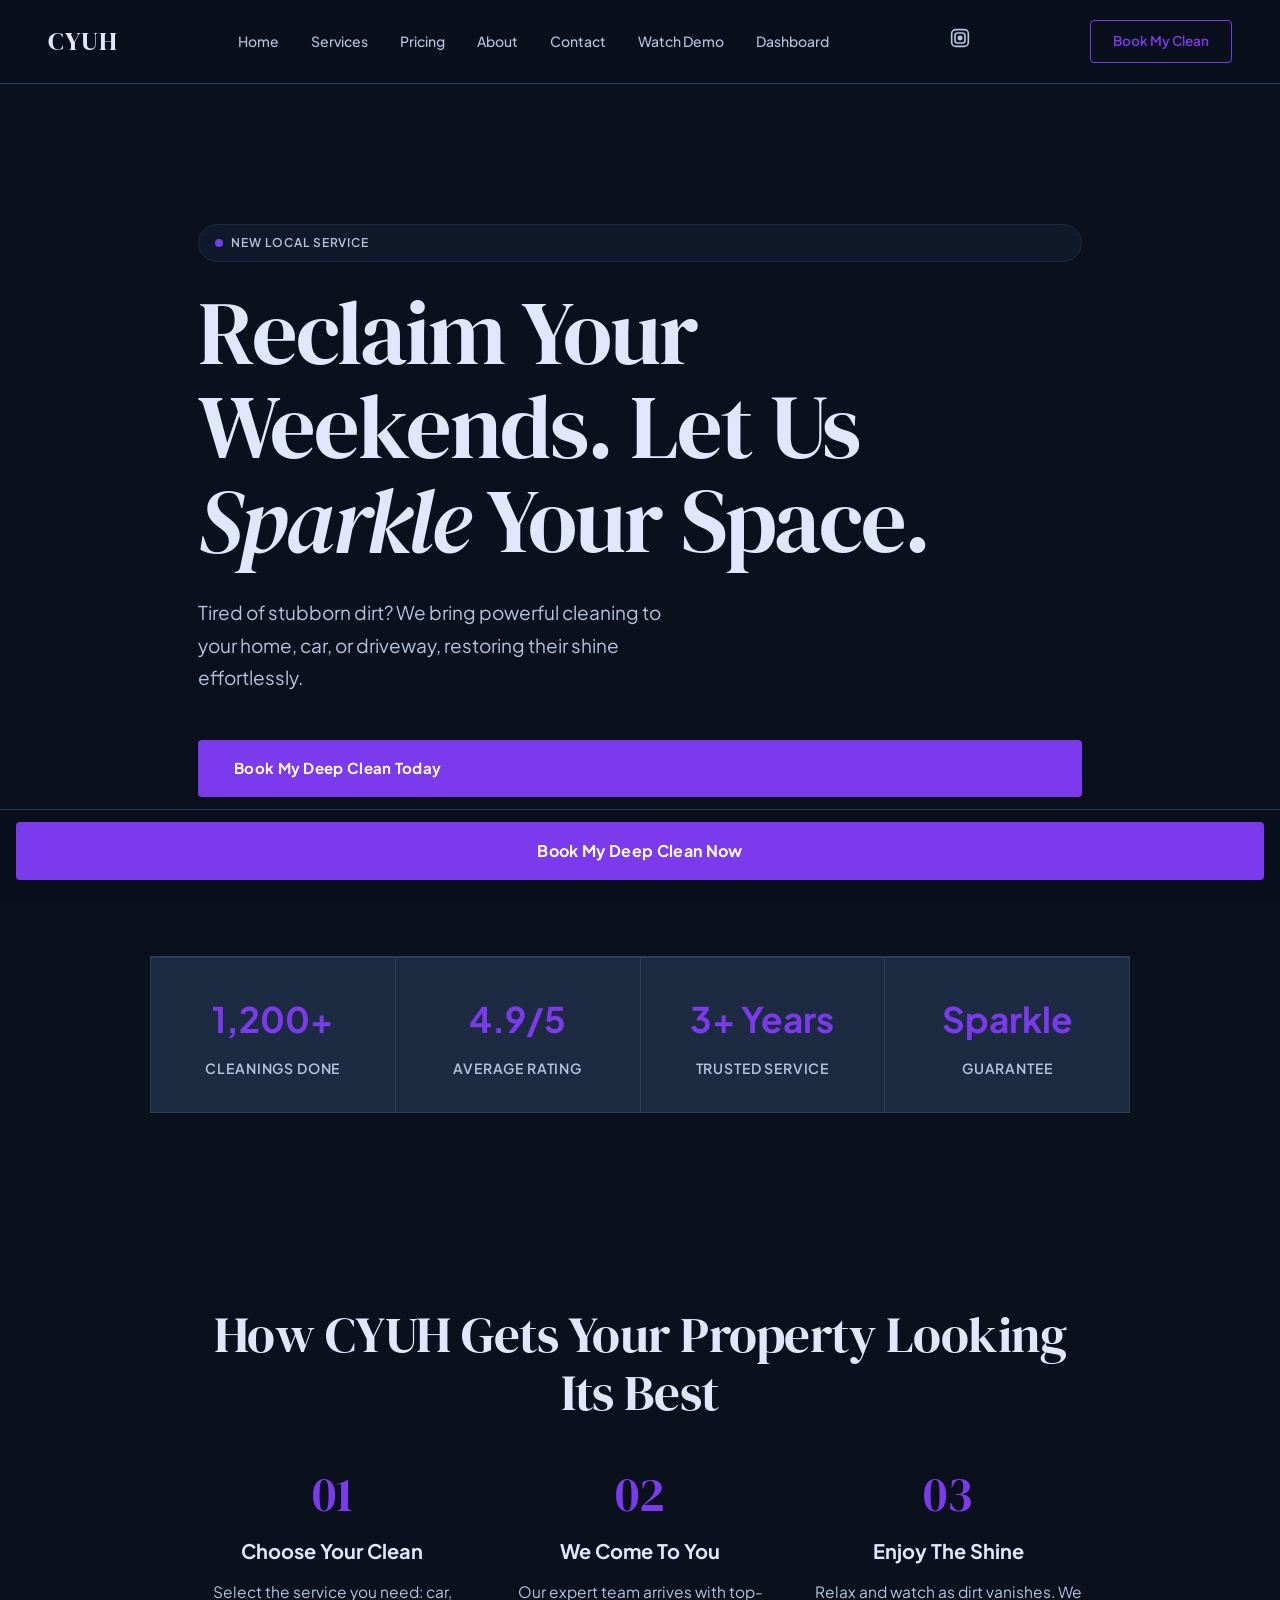
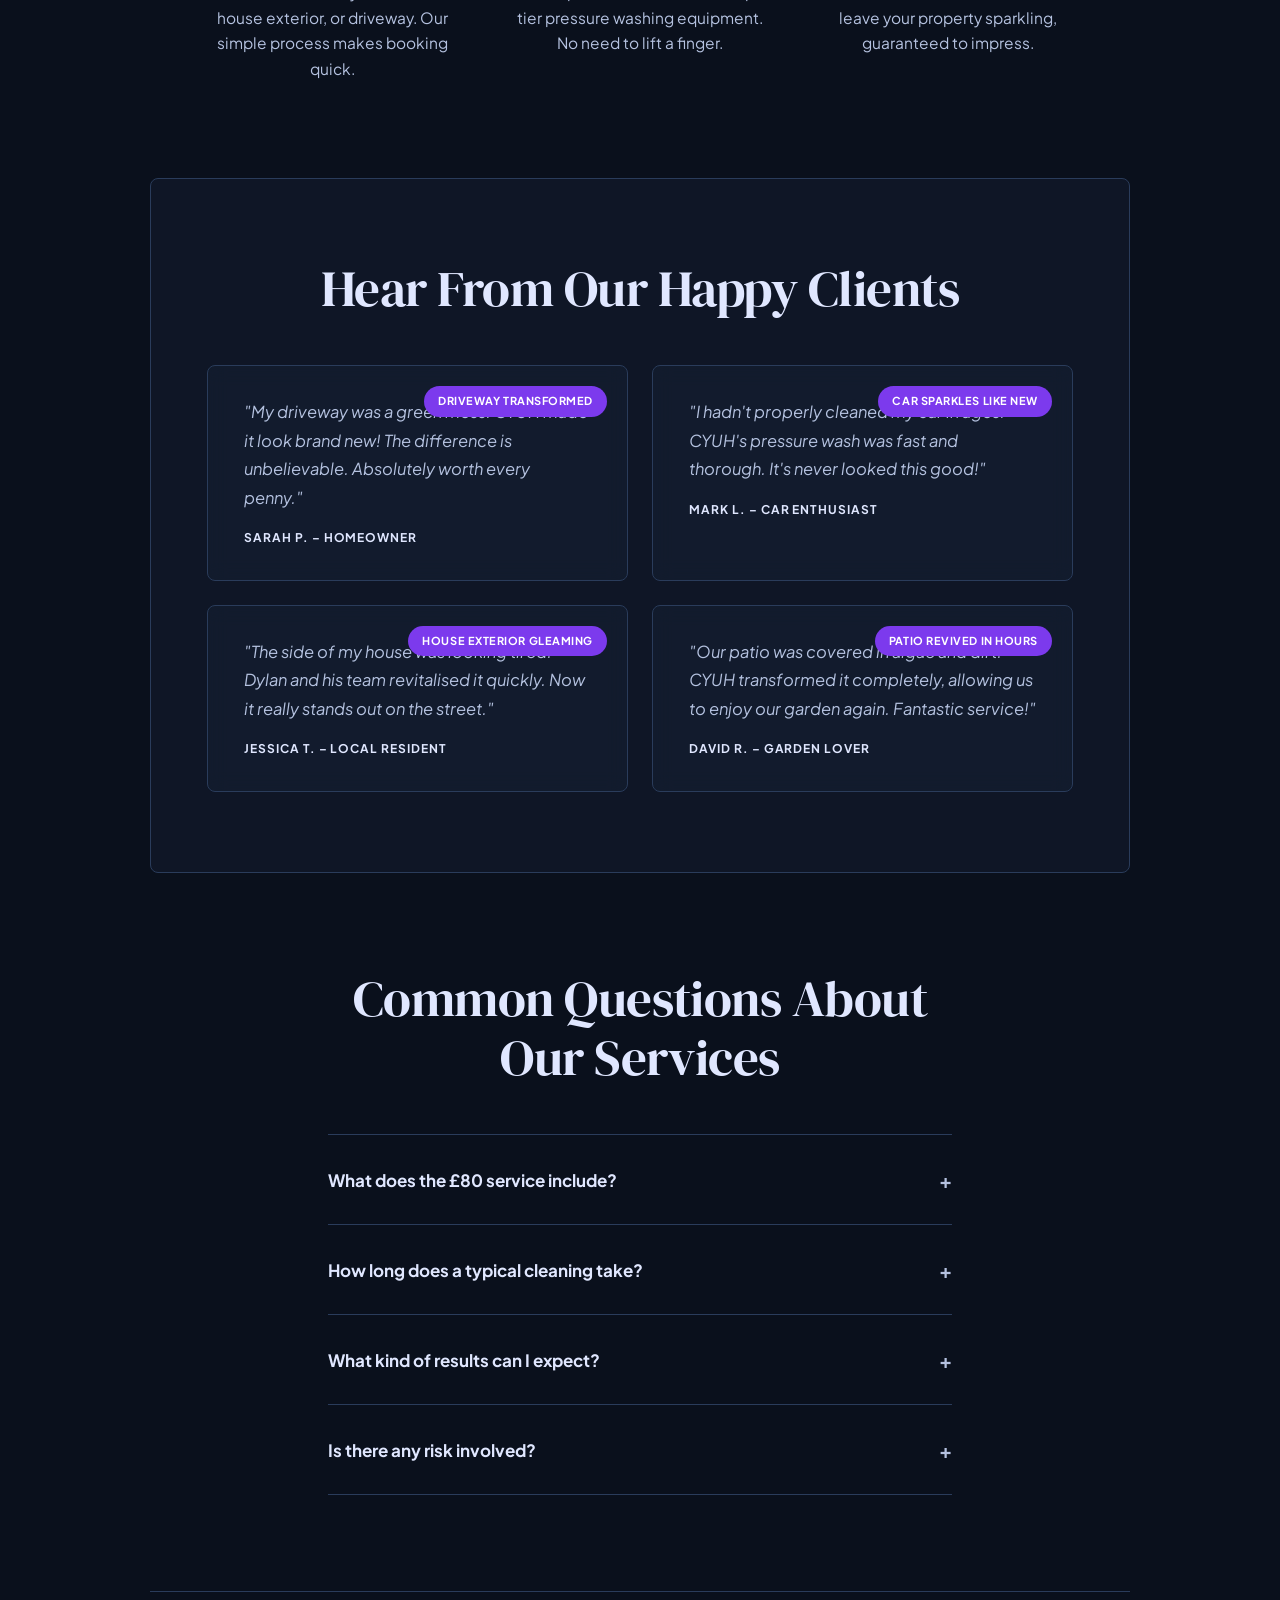
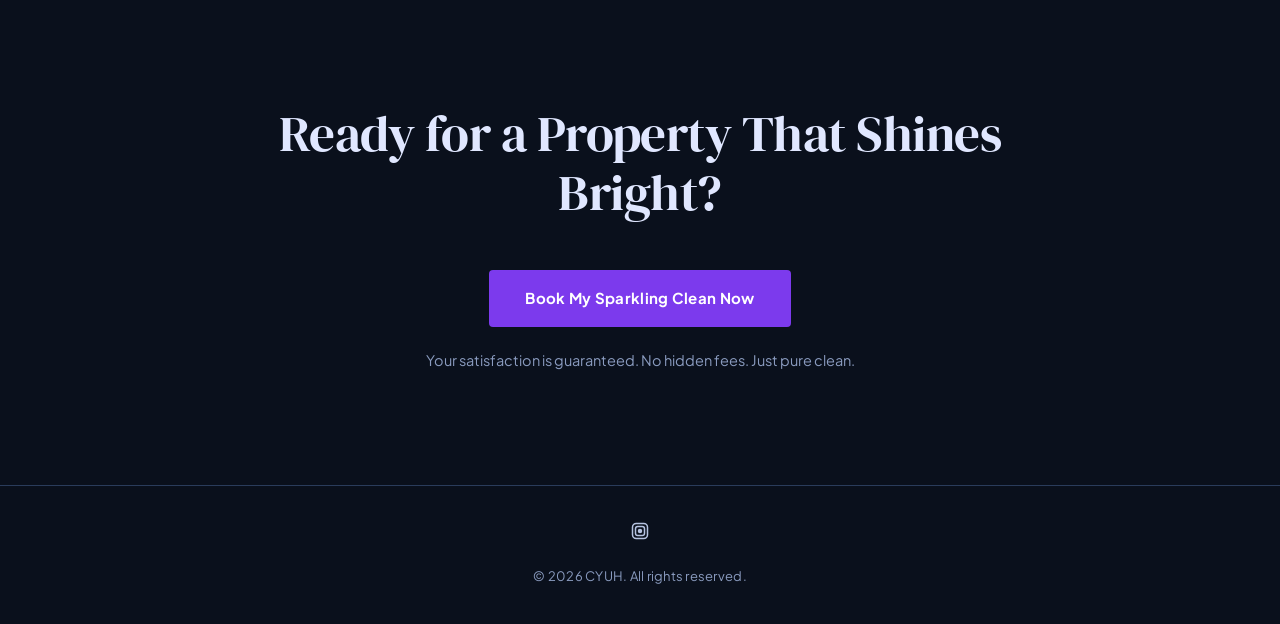
<file: index.html>
<!DOCTYPE html>
<html lang="en">
<head>
<meta charset="UTF-8">
<meta name="viewport" content="width=device-width, initial-scale=1.0">
<title>CYUH</title>
<meta name="description" content="i will clean your car or house or driveway with a pressure washer for £80">
<meta property="og:title" content="CYUH">
<meta property="og:description" content="i will clean your car or house or driveway with a pressure washer for £80">
<meta property="og:type" content="website">
<meta name="twitter:title" content="CYUH">
<meta name="twitter:description" content="i will clean your car or house or driveway with a pressure washer for £80">
<meta name="twitter:card" content="summary_large_image">
<link rel="stylesheet" href="style.css">
</head>
<body>
<nav>
  <a href="index.html" class="logo">CYUH</a>
  <div class="nav-links">
    <a href="index.html">Home</a>
    <a href="services.html">Services</a>
    <a href="pricing.html">Pricing</a>
    <a href="about.html">About</a>
    <a href="contact.html">Contact</a>
    <a href="vsl.html">Watch Demo</a>
    <a href="dashboard.html">Dashboard</a>
  </div>
  <div class="social-icons">
    <a href="https://instagram.com/dylanutaboon.sw" target="_blank" aria-label="Instagram">
      <svg viewBox='0 0 24 24' fill='currentColor'><rect x='2' y='2' width='20' height='20' rx='5' ry='5' fill='none' stroke='currentColor' stroke-width='2'/><rect x='6' y='6' width='12' height='12' rx='3' ry='3' fill='none' stroke='currentColor' stroke-width='2'/><circle cx='12' cy='12' r='3' fill='currentColor'/></svg>
    </a>
  </div>
  <a href="checkout.html" class="nav-cta">Book My Clean</a>
  <button class="hamburger" aria-label="Open navigation menu">
    <span></span>
    <span></span>
    <span></span>
  </button>
</nav>

<main>
  <section id="hero">
    <div class="hero-badge"><span class="dot"></span> New Local Service</div>
    <h1>Reclaim Your Weekends. Let Us <em>Sparkle</em> Your Space.</h1>
    <p>Tired of stubborn dirt? We bring powerful cleaning to your home, car, or driveway, restoring their shine effortlessly.</p>
    <a href="checkout.html" class="btn">Book My Deep Clean Today</a>
    <div class="trust-signal">Backed by 100s of happy neighbours. 100% satisfaction.</div>
  </section>

  <div class="trust-bar">
    <div class="trust-bar-item">
      <h3>1,200+</h3>
      <p>Cleanings Done</p>
    </div>
    <div class="trust-bar-item">
      <h3>4.9/5</h3>
      <p>Average Rating</p>
    </div>
    <div class="trust-bar-item">
      <h3>3+ Years</h3>
      <p>Trusted Service</p>
    </div>
    <div class="trust-bar-item">
      <h3>Sparkle</h3>
      <p>Guarantee</p>
    </div>
  </div>

  <section>
    <h2>How CYUH Gets Your Property Looking Its Best</h2>
    <div class="how-it-works">
      <div class="step">
        <span class="step-num">01</span>
        <h3>Choose Your Clean</h3>
        <p>Select the service you need: car, house exterior, or driveway. Our simple process makes booking quick.</p>
      </div>
      <div class="step">
        <span class="step-num">02</span>
        <h3>We Come To You</h3>
        <p>Our expert team arrives with top-tier pressure washing equipment. No need to lift a finger.</p>
      </div>
      <div class="step">
        <span class="step-num">03</span>
        <h3>Enjoy The Shine</h3>
        <p>Relax and watch as dirt vanishes. We leave your property sparkling, guaranteed to impress.</p>
      </div>
    </div>
  </section>

  <section id="testimonials">
    <h2>Hear From Our Happy Clients</h2>
    <div class="testimonial-grid">
      <div class="testimonial-card">
        <span class="result-badge">Driveway Transformed</span>
        <p>"My driveway was a green mess. CYUH made it look brand new! The difference is unbelievable. Absolutely worth every penny."</p>
        <div class="author">Sarah P. – Homeowner</div>
      </div>
      <div class="testimonial-card">
        <span class="result-badge">Car Sparkles Like New</span>
        <p>"I hadn't properly cleaned my car in ages. CYUH's pressure wash was fast and thorough. It's never looked this good!"</p>
        <div class="author">Mark L. – Car Enthusiast</div>
      </div>
      <div class="testimonial-card">
        <span class="result-badge">House Exterior Gleaming</span>
        <p>"The side of my house was looking tired. Dylan and his team revitalised it quickly. Now it really stands out on the street."</p>
        <div class="author">Jessica T. – Local Resident</div>
      </div>
      <div class="testimonial-card">
        <span class="result-badge">Patio Revived in Hours</span>
        <p>"Our patio was covered in algae and dirt. CYUH transformed it completely, allowing us to enjoy our garden again. Fantastic service!"</p>
        <div class="author">David R. – Garden Lover</div>
      </div>
    </div>
  </section>

  <section id="faq">
    <h2>Common Questions About Our Services</h2>
    <div class='faq-item'><div class='faq-question'>What does the £80 service include?<span class='faq-chevron'>+</span></div><div class='faq-answer'>For £80, you can choose one of our core pressure washing services: a full car exterior wash, a house exterior wall clean (up to typical 3-bed size), or a standard driveway wash (up to 50 sqm). It's a fantastic value!</div></div>
    <div class='faq-item'><div class='faq-question'>How long does a typical cleaning take?<span class='faq-chevron'>+</span></div><div class='faq-answer'>Most services, like a car or small driveway clean, take between 1 to 2 hours. Larger homes or extensively dirty driveways may take a little longer. We work efficiently without rushing.</div></div>
    <div class='faq-item'><div class='faq-question'>What kind of results can I expect?<span class='faq-chevron'>+</span></div><div class='faq-answer'>Expect a significant visual improvement! We remove dirt, grime, algae, and general build-up. Your property will look noticeably cleaner, brighter, and more inviting. Our Sparkle Guarantee ensures you'll be delighted.</div></div>
    <div class='faq-item'><div class='faq-question'>Is there any risk involved?<span class='faq-chevron'>+</span></div><div class='faq-answer'>None at all. We are fully insured and experienced. Our Sparkle Guarantee means if you're not absolutely thrilled with the clean, we'll re-do it or provide a full refund. Your satisfaction is our priority.</div></div>
  </section>

  <section id="cta">
    <h2>Ready for a Property That Shines Bright?</h2>
    <a href="checkout.html" class="btn">Book My Sparkling Clean Now</a>
    <p class="risk-reversal">Your satisfaction is guaranteed. No hidden fees. Just pure clean.</p>
  </section>
</main>

<footer>
  <div class="footer-social-links">
    <a href="https://instagram.com/dylanutaboon.sw" target="_blank" aria-label="Instagram">
      <svg viewBox='0 0 24 24' fill='currentColor'><rect x='2' y='2' width='20' height='20' rx='5' ry='5' fill='none' stroke='currentColor' stroke-width='2'/><rect x='6' y='6' width='12' height='12' rx='3' ry='3' fill='none' stroke='currentColor' stroke-width='2'/><circle cx='12' cy='12' r='3' fill='currentColor'/></svg>
    </a>
  </div>
  <p>&copy; 2026 CYUH. All rights reserved.</p>
</footer>

<div class='sticky-mobile-cta'>
  <a href='checkout.html' class='btn'>Book My Deep Clean Now</a>
</div>

<script>
// FAQ accordion
document.querySelectorAll('.faq-item').forEach(function(item){
  item.addEventListener('click',function(){
    var answer=this.querySelector('.faq-answer');
    var chevron=this.querySelector('.faq-chevron');
    var isOpen=this.classList.contains('open');
    document.querySelectorAll('.faq-item').forEach(function(i){
      i.classList.remove('open');
      i.querySelector('.faq-answer').style.maxHeight='0';
      i.querySelector('.faq-chevron').textContent='+';
    });
    if(!isOpen){this.classList.add('open');answer.style.maxHeight=answer.scrollHeight+'px';chevron.textContent='\\u00d7';}
  });
});
// Nav scroll
window.addEventListener('scroll',function(){document.querySelector('nav').classList.toggle('scrolled',window.scrollY>50);});
// Hamburger menu
var ham=document.querySelector('.hamburger');var nl=document.querySelector('.nav-links');if(ham&&nl){ham.addEventListener('click',function(){nl.classList.toggle('open');});}
// Picker tabs
document.querySelectorAll('.picker-tab').forEach(function(tab){
  tab.addEventListener('click',function(){
    var target=this.dataset.tab;
    document.querySelectorAll('.picker-tab').forEach(function(t){t.classList.remove('active');});
    document.querySelectorAll('.picker-content').forEach(function(c){c.classList.remove('active');});
    this.classList.add('active');
    var el=document.getElementById(target);
    if(el){el.classList.add('active');}
  });
});
// Picker card select
document.querySelectorAll('.picker-card').forEach(function(card){
  card.addEventListener('click',function(){
    var parent=this.closest('.picker-content');
    if(parent){parent.querySelectorAll('.picker-card').forEach(function(c){c.classList.remove('selected');});}
    this.classList.add('selected');
  });
});
</script>
<script>document.querySelectorAll('.faq-item').forEach(function(item){item.addEventListener('click',function(){var answer=this.querySelector('.faq-answer');var chevron=this.querySelector('.faq-chevron');var isOpen=this.classList.contains('open');document.querySelectorAll('.faq-item').forEach(function(i){i.classList.remove('open');i.querySelector('.faq-answer').style.maxHeight='0';i.querySelector('.faq-chevron').textContent='+';});if(!isOpen){this.classList.add('open');answer.style.maxHeight=answer.scrollHeight+'px';chevron.textContent='×';}});});window.addEventListener('scroll',function(){document.querySelector('nav').classList.toggle('scrolled',window.scrollY>50);});</script>
</body>
</html>
</file>
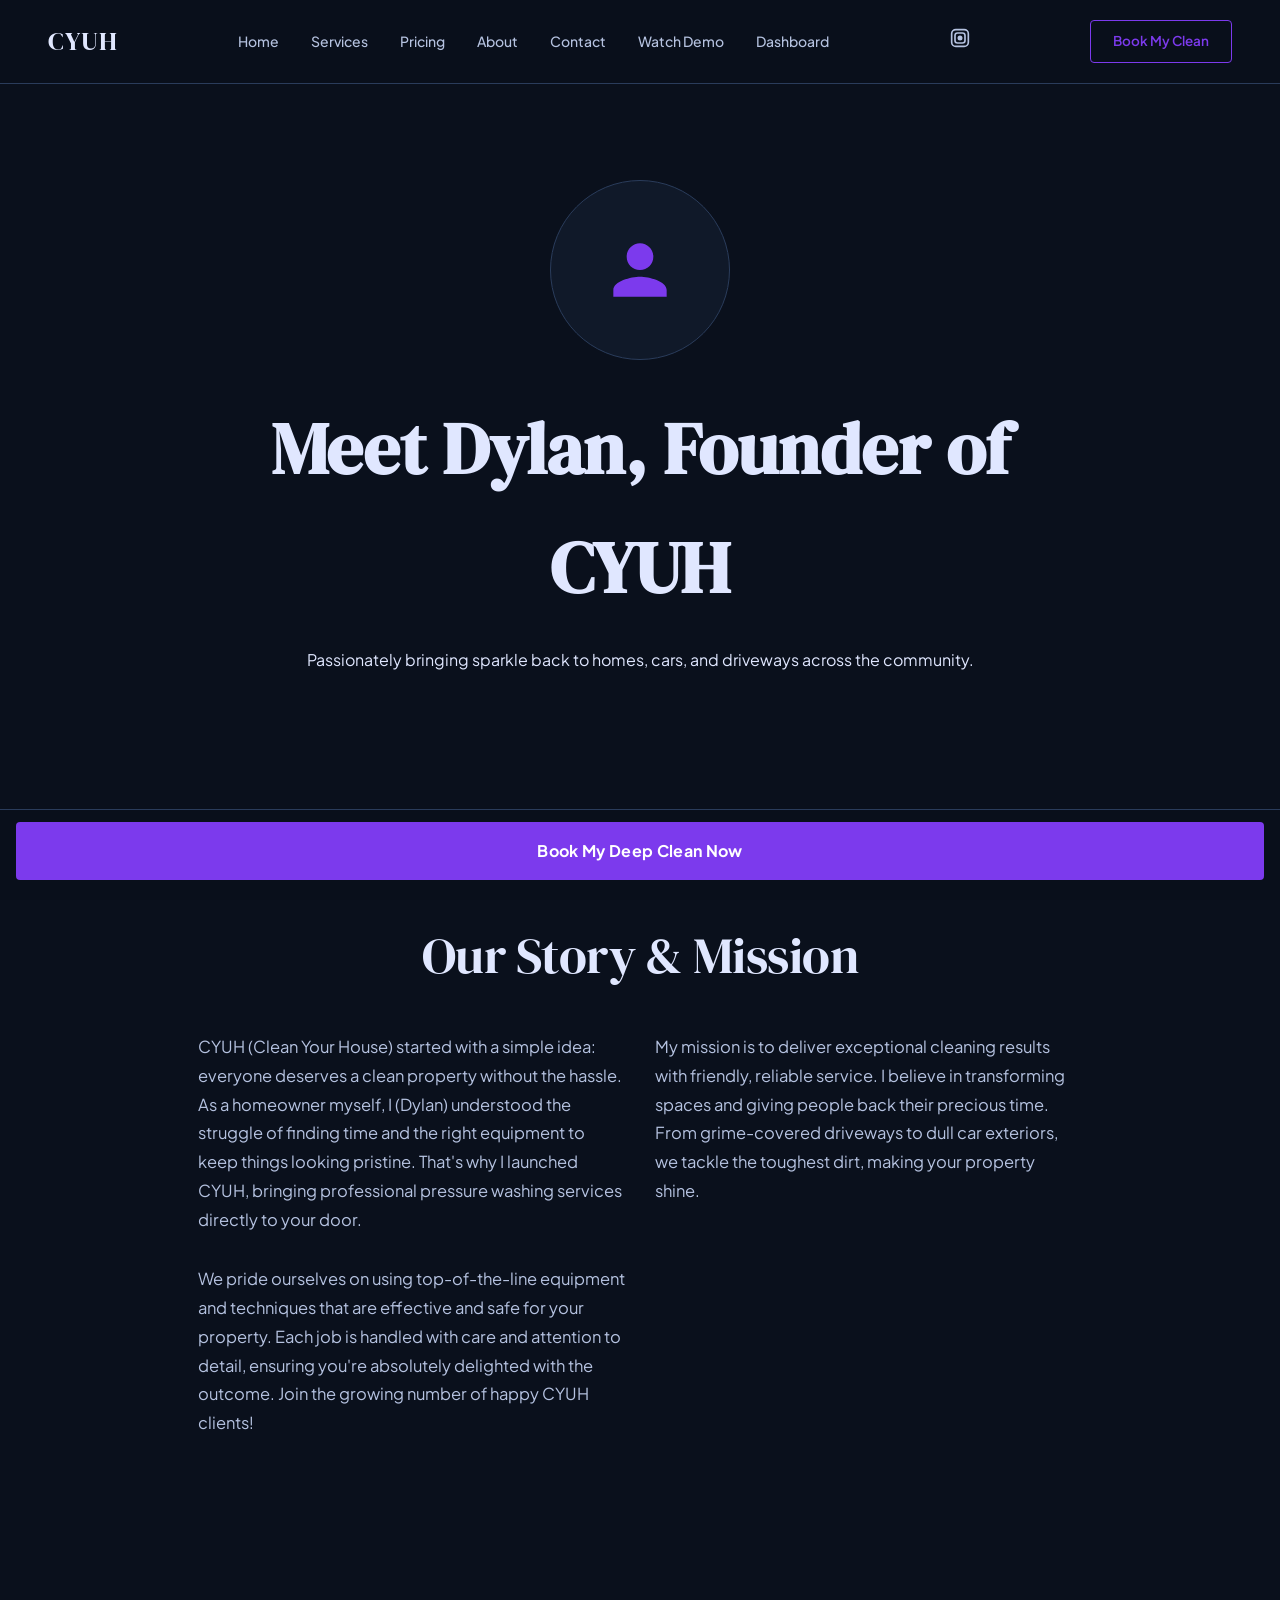
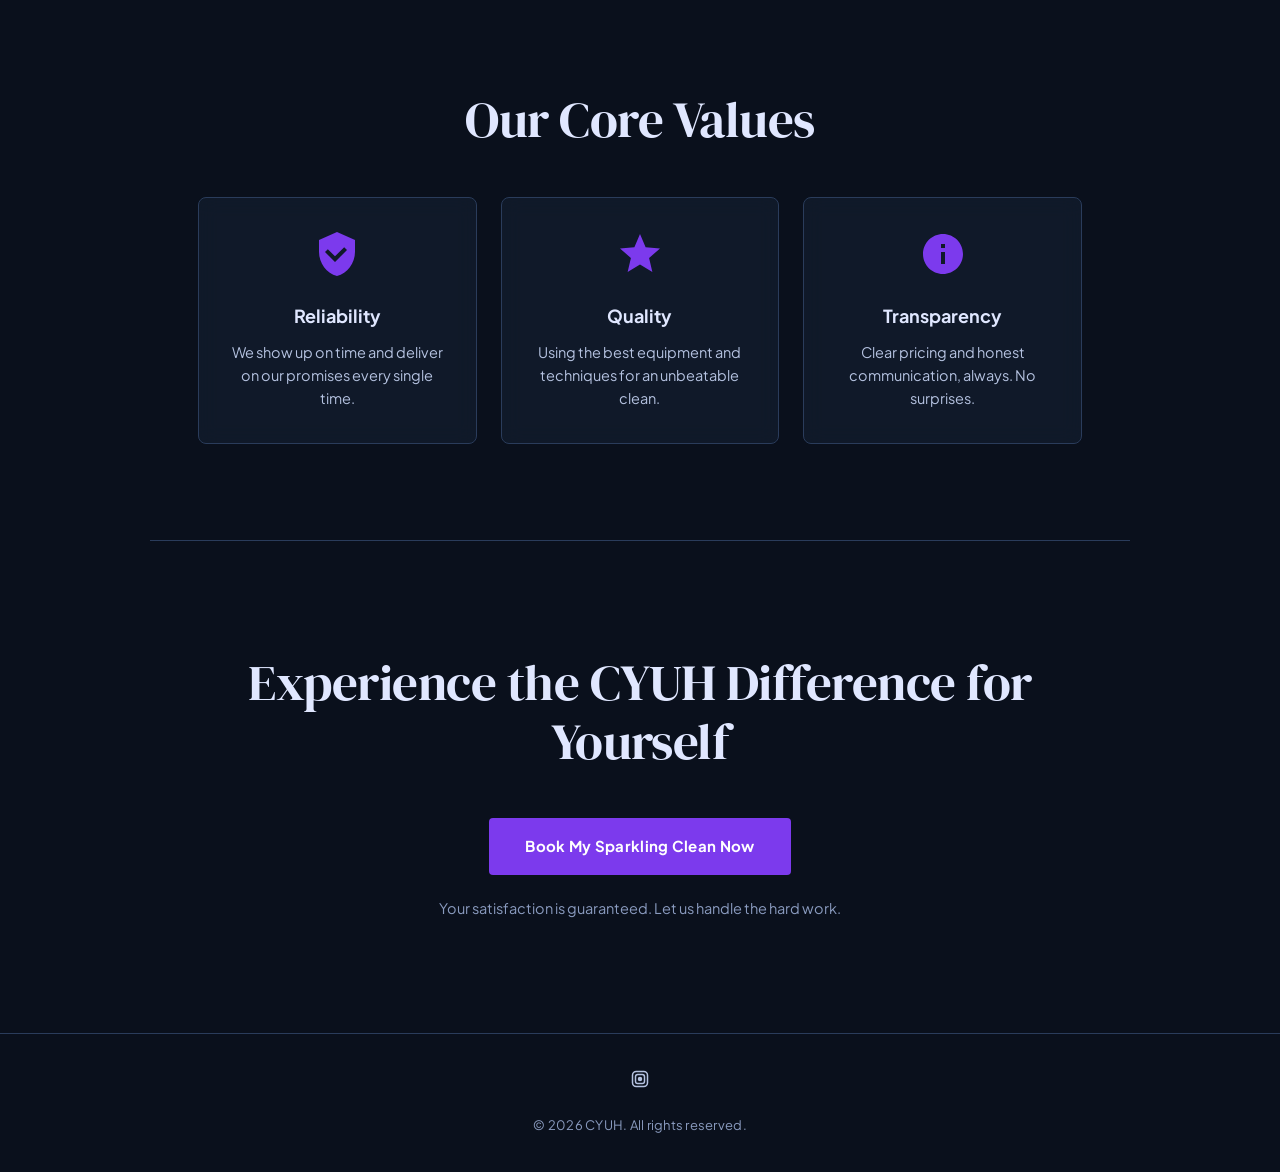
<file: about.html>
<!DOCTYPE html>
<html lang="en">
<head>
<meta charset="UTF-8">
<meta name="viewport" content="width=device-width, initial-scale=1.0">
<title>CYUH</title>
<meta name="description" content="i will clean your car or house or driveway with a pressure washer for £80">
<meta property="og:title" content="CYUH">
<meta property="og:description" content="i will clean your car or house or driveway with a pressure washer for £80">
<meta property="og:type" content="website">
<meta name="twitter:title" content="CYUH">
<meta name="twitter:description" content="i will clean your car or house or driveway with a pressure washer for £80">
<meta name="twitter:card" content="summary_large_image">
<link rel="stylesheet" href="style.css">
</head>
<body>
<nav>
  <a href="index.html" class="logo">CYUH</a>
  <div class="nav-links">
    <a href="index.html">Home</a>
    <a href="services.html">Services</a>
    <a href="pricing.html">Pricing</a>
    <a href="about.html">About</a>
    <a href="contact.html">Contact</a>
    <a href="vsl.html">Watch Demo</a>
    <a href="dashboard.html">Dashboard</a>
  </div>
  <div class="social-icons">
    <a href="https://instagram.com/dylanutaboon.sw" target="_blank" aria-label="Instagram">
      <svg viewBox='0 0 24 24' fill='currentColor'><rect x='2' y='2' width='20' height='20' rx='5' ry='5' fill='none' stroke='currentColor' stroke-width='2'/><rect x='6' y='6' width='12' height='12' rx='3' ry='3' fill='none' stroke='currentColor' stroke-width='2'/><circle cx='12' cy='12' r='3' fill='currentColor'/></svg>
    </a>
  </div>
  <a href="checkout.html" class="nav-cta">Book My Clean</a>
  <button class="hamburger" aria-label="Open navigation menu">
    <span></span>
    <span></span>
    <span></span>
  </button>
</nav>

<main>
  <section class="about-header">
    <div class="founder-image-placeholder">
      <svg viewBox='0 0 24 24' fill='currentColor'><path d='M12 12c2.21 0 4-1.79 4-4s-1.79-4-4-4-4 1.79-4 4 1.79 4 4 4zm0 2c-2.67 0-8 1.34-8 4v2h16v-2c0-2.66-5.33-4-8-4z'/></svg>
    </div>
    <h1>Meet Dylan, Founder of CYUH</h1>
    <p>Passionately bringing sparkle back to homes, cars, and driveways across the community.</p>
  </section>

  <section>
    <h2>Our Story & Mission</h2>
    <div class="about-content">
      <p>CYUH (Clean Your House) started with a simple idea: everyone deserves a clean property without the hassle. As a homeowner myself, I (Dylan) understood the struggle of finding time and the right equipment to keep things looking pristine. That's why I launched CYUH, bringing professional pressure washing services directly to your door.</p>
      <p>My mission is to deliver exceptional cleaning results with friendly, reliable service. I believe in transforming spaces and giving people back their precious time. From grime-covered driveways to dull car exteriors, we tackle the toughest dirt, making your property shine.</p>
      <p>We pride ourselves on using top-of-the-line equipment and techniques that are effective and safe for your property. Each job is handled with care and attention to detail, ensuring you're absolutely delighted with the outcome. Join the growing number of happy CYUH clients!</p>
    </div>
  </section>

  <section>
    <h2>Our Core Values</h2>
    <div class="values-grid">
      <div class="value-card">
        <svg viewBox='0 0 24 24' fill='currentColor'><path d='M12 1L3 5v6c0 5.55 3.84 10.74 9 12 5.16-1.26 9-6.45 9-12V5l-9-4zm-1 15L6 11l1.41-1.41L11 13.17l4.59-4.59L17 10l-6 6z'/></svg>
        <h3>Reliability</h3>
        <p>We show up on time and deliver on our promises every single time.</p>
      </div>
      <div class="value-card">
        <svg viewBox='0 0 24 24' fill='currentColor'><path d='M12 17.27L18.18 21l-1.64-7.03L22 9.24l-7.19-.61L12 2 9.19 8.63 2 9.24l5.46 4.73L5.82 21z'/></svg>
        <h3>Quality</h3>
        <p>Using the best equipment and techniques for an unbeatable clean.</p>
      </div>
      <div class="value-card">
        <svg viewBox='0 0 24 24' fill='currentColor'><path d='M12 2C6.48 2 2 6.48 2 12s4.48 10 10 10 10-4.48 10-10S17.52 2 12 2zm1 15h-2v-6h2v6zm0-8h-2V7h2v2z'/></svg>
        <h3>Transparency</h3>
        <p>Clear pricing and honest communication, always. No surprises.</p>
      </div>
    </div>
  </section>

  <section id="cta">
    <h2>Experience the CYUH Difference for Yourself</h2>
    <a href="checkout.html" class="btn">Book My Sparkling Clean Now</a>
    <p class="risk-reversal">Your satisfaction is guaranteed. Let us handle the hard work.</p>
  </section>
</main>

<footer>
  <div class="footer-social-links">
    <a href="https://instagram.com/dylanutaboon.sw" target="_blank" aria-label="Instagram">
      <svg viewBox='0 0 24 24' fill='currentColor'><rect x='2' y='2' width='20' height='20' rx='5' ry='5' fill='none' stroke='currentColor' stroke-width='2'/><rect x='6' y='6' width='12' height='12' rx='3' ry='3' fill='none' stroke='currentColor' stroke-width='2'/><circle cx='12' cy='12' r='3' fill='currentColor'/></svg>
    </a>
  </div>
  <p>&copy; 2026 CYUH. All rights reserved.</p>
</footer>

<div class='sticky-mobile-cta'>
  <a href='checkout.html' class='btn'>Book My Deep Clean Now</a>
</div>

<script>
// FAQ accordion
document.querySelectorAll('.faq-item').forEach(function(item){
  item.addEventListener('click',function(){
    var answer=this.querySelector('.faq-answer');
    var chevron=this.querySelector('.faq-chevron');
    var isOpen=this.classList.contains('open');
    document.querySelectorAll('.faq-item').forEach(function(i){
      i.classList.remove('open');
      i.querySelector('.faq-answer').style.maxHeight='0';
      i.querySelector('.faq-chevron').textContent='+';
    });
    if(!isOpen){this.classList.add('open');answer.style.maxHeight=answer.scrollHeight+'px';chevron.textContent='\\u00d7';}
  });
});
// Nav scroll
window.addEventListener('scroll',function(){document.querySelector('nav').classList.toggle('scrolled',window.scrollY>50);});
// Hamburger menu
var ham=document.querySelector('.hamburger');var nl=document.querySelector('.nav-links');if(ham&&nl){ham.addEventListener('click',function(){nl.classList.toggle('open');});}
// Picker tabs
document.querySelectorAll('.picker-tab').forEach(function(tab){
  tab.addEventListener('click',function(){
    var target=this.dataset.tab;
    document.querySelectorAll('.picker-tab').forEach(function(t){t.classList.remove('active');});
    document.querySelectorAll('.picker-content').forEach(function(c){c.classList.remove('active');});
    this.classList.add('active');
    var el=document.getElementById(target);
    if(el){el.classList.add('active');}
  });
});
// Picker card select
document.querySelectorAll('.picker-card').forEach(function(card){
  card.addEventListener('click',function(){
    var parent=this.closest('.picker-content');
    if(parent){parent.querySelectorAll('.picker-card').forEach(function(c){c.classList.remove('selected');});}
    this.classList.add('selected');
  });
});
</script>
<script>document.querySelectorAll('.faq-item').forEach(function(item){item.addEventListener('click',function(){var answer=this.querySelector('.faq-answer');var chevron=this.querySelector('.faq-chevron');var isOpen=this.classList.contains('open');document.querySelectorAll('.faq-item').forEach(function(i){i.classList.remove('open');i.querySelector('.faq-answer').style.maxHeight='0';i.querySelector('.faq-chevron').textContent='+';});if(!isOpen){this.classList.add('open');answer.style.maxHeight=answer.scrollHeight+'px';chevron.textContent='×';}});});window.addEventListener('scroll',function(){document.querySelector('nav').classList.toggle('scrolled',window.scrollY>50);});</script>
</body>
</html>
</file>
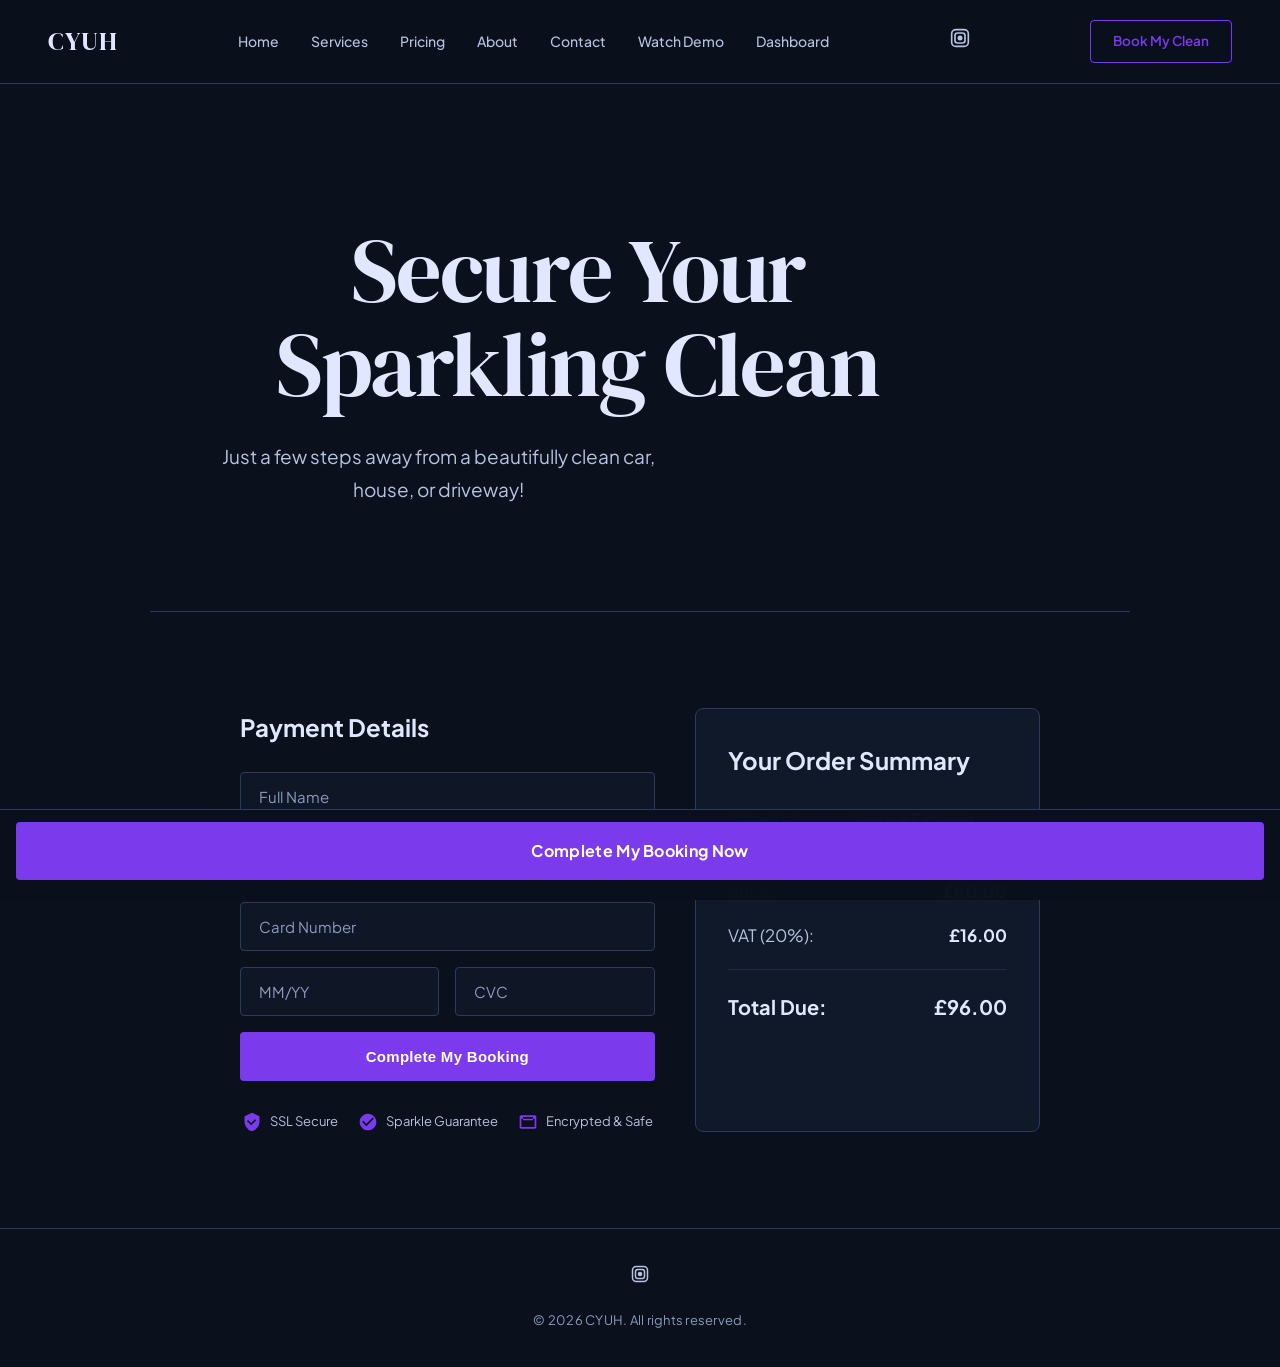
<file: checkout.html>
<!DOCTYPE html>
<html lang="en">
<head>
<meta charset="UTF-8">
<meta name="viewport" content="width=device-width, initial-scale=1.0">
<title>CYUH</title>
<meta name="description" content="i will clean your car or house or driveway with a pressure washer for £80">
<meta property="og:title" content="CYUH">
<meta property="og:description" content="i will clean your car or house or driveway with a pressure washer for £80">
<meta property="og:type" content="website">
<meta name="twitter:title" content="CYUH">
<meta name="twitter:description" content="i will clean your car or house or driveway with a pressure washer for £80">
<meta name="twitter:card" content="summary_large_image">
<link rel="stylesheet" href="style.css">
</head>
<body>
<nav>
  <a href="index.html" class="logo">CYUH</a>
  <div class="nav-links">
    <a href="index.html">Home</a>
    <a href="services.html">Services</a>
    <a href="pricing.html">Pricing</a>
    <a href="about.html">About</a>
    <a href="contact.html">Contact</a>
    <a href="vsl.html">Watch Demo</a>
    <a href="dashboard.html">Dashboard</a>
  </div>
  <div class="social-icons">
    <a href="https://instagram.com/dylanutaboon.sw" target="_blank" aria-label="Instagram">
      <svg viewBox='0 0 24 24' fill='currentColor'><rect x='2' y='2' width='20' height='20' rx='5' ry='5' fill='none' stroke='currentColor' stroke-width='2'/><rect x='6' y='6' width='12' height='12' rx='3' ry='3' fill='none' stroke='currentColor' stroke-width='2'/><circle cx='12' cy='12' r='3' fill='currentColor'/></svg>
    </a>
  </div>
  <a href="checkout.html" class="nav-cta">Book My Clean</a>
  <button class="hamburger" aria-label="Open navigation menu">
    <span></span>
    <span></span>
    <span></span>
  </button>
</nav>

<main>
  <section id="hero" style="text-align:center; min-height: 40vh; padding-bottom: 60px;">
    <h1>Secure Your Sparkling Clean</h1>
    <p>Just a few steps away from a beautifully clean car, house, or driveway!</p>
  </section>

  <section>
    <div class="checkout-grid">
      <div class="payment-form-container">
        <h3>Payment Details</h3>
        <form class="payment-form">
          <input type="text" name="fullName" placeholder="Full Name" required>
          <input type="email" name="email" placeholder="Email Address" value="dylanlbxtrading.com" readonly>
          <input type="text" name="cardNumber" placeholder="Card Number" pattern="[0-9]{13,16}" required>
          <div class="card-details-row">
            <input type="text" name="expiry" placeholder="MM/YY" pattern="(0[1-9]|1[0-2])\\/[0-9]{2}" required>
            <input type="text" name="cvc" placeholder="CVC" pattern="[0-9]{3,4}" required>
          </div>
          <button type="submit" class="btn">Complete My Booking</button>
        </form>
        <div class="security-badges">
          <span><svg viewBox='0 0 24 24' fill='currentColor'><path d='M12 1L3 5v6c0 5.55 3.84 10.74 9 12 5.16-1.26 9-6.45 9-12V5l-9-4zm-1 15L6 11l1.41-1.41L11 13.17l4.59-4.59L17 10l-6 6z'/></svg> SSL Secure</span>
          <span><svg viewBox='0 0 24 24' fill='currentColor'><path d='M12 2C6.48 2 2 6.48 2 12s4.48 10 10 10 10-4.48 10-10S17.52 2 12 2zm-2 15l-5-5 1.41-1.41L10 14.17l7.59-7.59L19 8l-9 9z'/></svg> Sparkle Guarantee</span>
          <span><svg viewBox='0 0 24 24' fill='currentColor'><path d='M20 4H4c-1.11 0-1.99.89-1.99 2L2 18c0 1.11.89 2 2 2h16c1.11 0 2-.89 2-2V6c0-1.11-.89-2-2-2zm0 14H4V8h16v10zm-2-8H6V6h12v4z'/></svg> Encrypted & Safe</span>
        </div>
      </div>
      <div class="order-summary">
        <h3>Your Order Summary</h3>
        <div class="order-item">
          <span>Selected Service:</span>
          <span>House Exterior Wash</span>
        </div>
        <div class="order-item">
          <span>Price:</span>
          <span>£80.00</span>
        </div>
        <div class="order-item">
          <span>VAT (20%):</span>
          <span>£16.00</span>
        </div>
        <div class="order-total">
          <span>Total Due:</span>
          <span>£96.00</span>
        </div>
      </div>
    </div>
  </section>
</main>

<footer>
  <div class="footer-social-links">
    <a href="https://instagram.com/dylanutaboon.sw" target="_blank" aria-label="Instagram">
      <svg viewBox='0 0 24 24' fill='currentColor'><rect x='2' y='2' width='20' height='20' rx='5' ry='5' fill='none' stroke='currentColor' stroke-width='2'/><rect x='6' y='6' width='12' height='12' rx='3' ry='3' fill='none' stroke='currentColor' stroke-width='2'/><circle cx='12' cy='12' r='3' fill='currentColor'/></svg>
    </a>
  </div>
  <p>&copy; 2026 CYUH. All rights reserved.</p>
</footer>

<div class='sticky-mobile-cta'>
  <a href='checkout.html' class='btn'>Complete My Booking Now</a>
</div>

<script>
// FAQ accordion
document.querySelectorAll('.faq-item').forEach(function(item){
  item.addEventListener('click',function(){
    var answer=this.querySelector('.faq-answer');
    var chevron=this.querySelector('.faq-chevron');
    var isOpen=this.classList.contains('open');
    document.querySelectorAll('.faq-item').forEach(function(i){
      i.classList.remove('open');
      i.querySelector('.faq-answer').style.maxHeight='0';
      i.querySelector('.faq-chevron').textContent='+';
    });
    if(!isOpen){this.classList.add('open');answer.style.maxHeight=answer.scrollHeight+'px';chevron.textContent='\\u00d7';}
  });
});
// Nav scroll
window.addEventListener('scroll',function(){document.querySelector('nav').classList.toggle('scrolled',window.scrollY>50);});
// Hamburger menu
var ham=document.querySelector('.hamburger');var nl=document.querySelector('.nav-links');if(ham&&nl){ham.addEventListener('click',function(){nl.classList.toggle('open');});}
// Picker tabs
document.querySelectorAll('.picker-tab').forEach(function(tab){
  tab.addEventListener('click',function(){
    var target=this.dataset.tab;
    document.querySelectorAll('.picker-tab').forEach(function(t){t.classList.remove('active');});
    document.querySelectorAll('.picker-content').forEach(function(c){c.classList.remove('active');});
    this.classList.add('active');
    var el=document.getElementById(target);
    if(el){el.classList.add('active');}
  });
});
// Picker card select
document.querySelectorAll('.picker-card').forEach(function(card){
  card.addEventListener('click',function(){
    var parent=this.closest('.picker-content');
    if(parent){parent.querySelectorAll('.picker-card').forEach(function(c){c.classList.remove('selected');});}
    this.classList.add('selected');
  });
});
</script>
<script>document.querySelectorAll('.faq-item').forEach(function(item){item.addEventListener('click',function(){var answer=this.querySelector('.faq-answer');var chevron=this.querySelector('.faq-chevron');var isOpen=this.classList.contains('open');document.querySelectorAll('.faq-item').forEach(function(i){i.classList.remove('open');i.querySelector('.faq-answer').style.maxHeight='0';i.querySelector('.faq-chevron').textContent='+';});if(!isOpen){this.classList.add('open');answer.style.maxHeight=answer.scrollHeight+'px';chevron.textContent='×';}});});window.addEventListener('scroll',function(){document.querySelector('nav').classList.toggle('scrolled',window.scrollY>50);});</script>
</body>
</html>
</file>
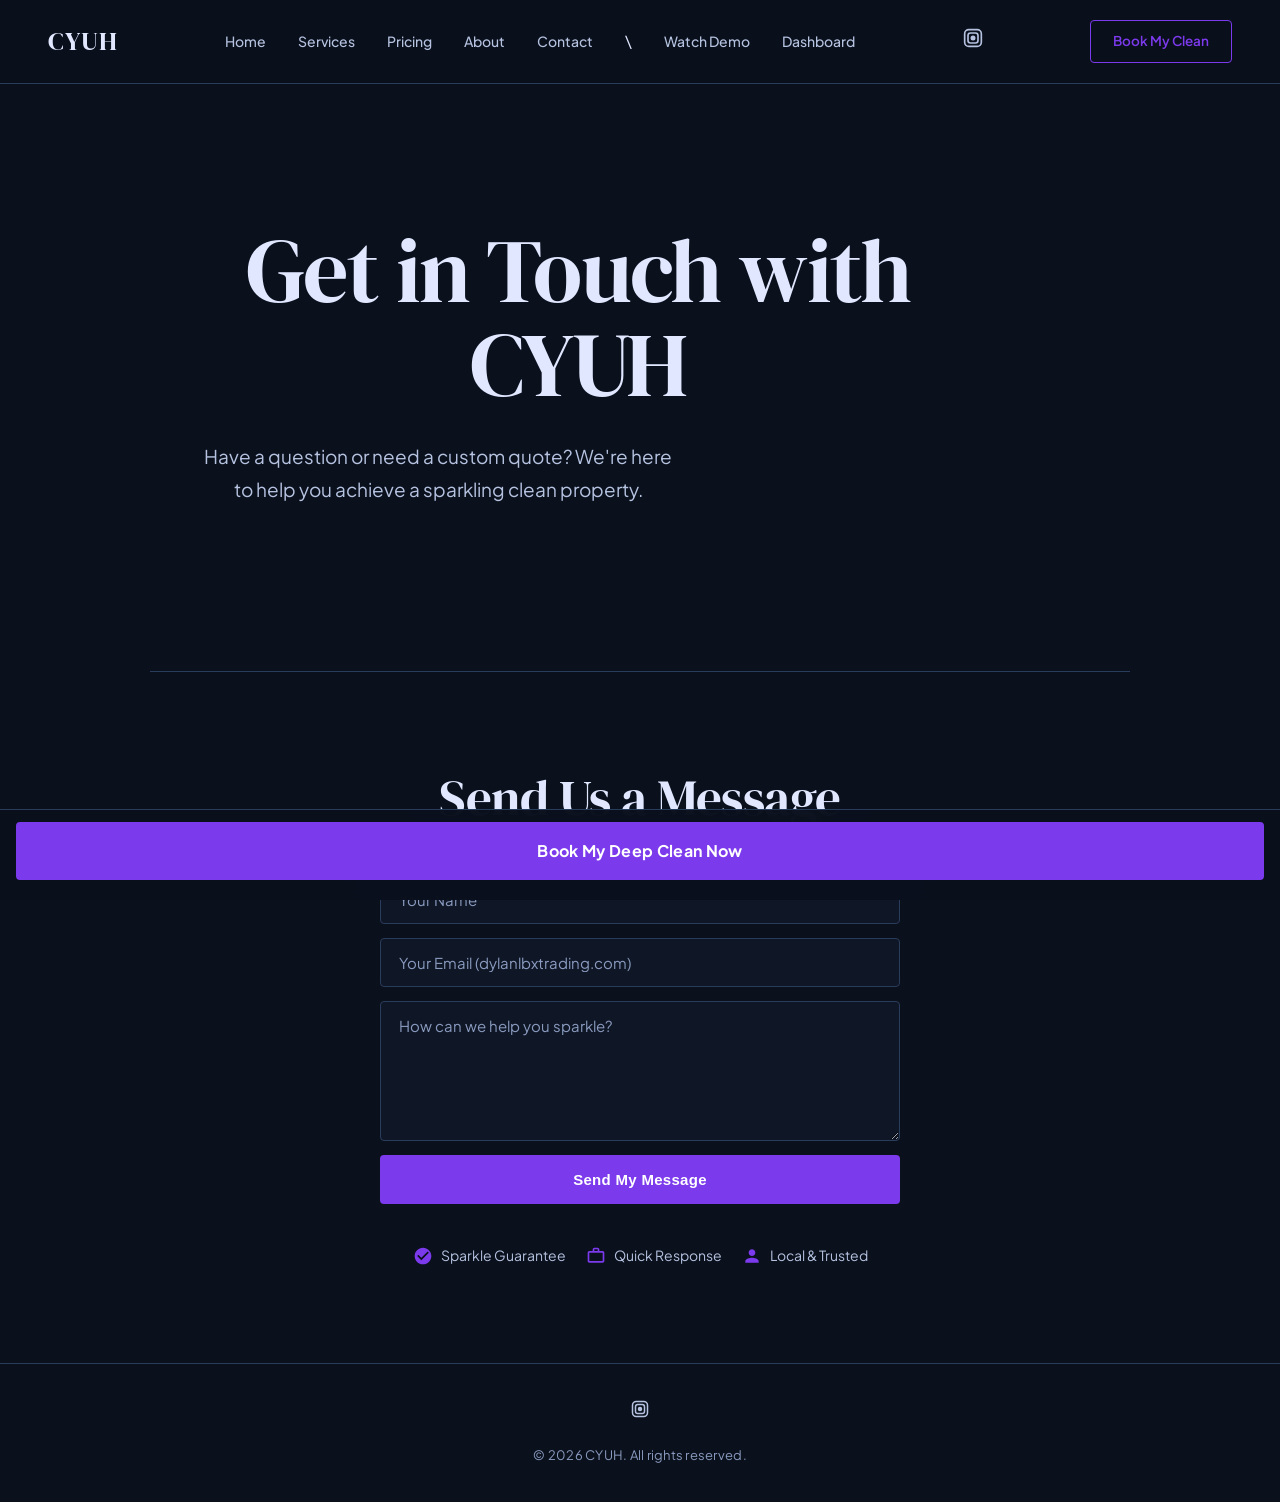
<file: contact.html>
<!DOCTYPE html>
<html lang="en">
<head>
<meta charset="UTF-8">
<meta name="viewport" content="width=device-width, initial-scale=1.0">
<title>CYUH</title>
<meta name="description" content="i will clean your car or house or driveway with a pressure washer for £80">
<meta property="og:title" content="CYUH">
<meta property="og:description" content="i will clean your car or house or driveway with a pressure washer for £80">
<meta property="og:type" content="website">
<meta name="twitter:title" content="CYUH">
<meta name="twitter:description" content="i will clean your car or house or driveway with a pressure washer for £80">
<meta name="twitter:card" content="summary_large_image">
<link rel="stylesheet" href="style.css">
</head>
<body>
<nav>
  <a href="index.html" class="logo">CYUH</a>
  <div class="nav-links">
    <a href="index.html">Home</a>
    <a href="services.html">Services</a>
    <a href="pricing.html">Pricing</a>
    <a href="about.html">About</a>
    <a href="contact.html">Contact</a>\    <a href="vsl.html">Watch Demo</a>
    <a href="dashboard.html">Dashboard</a>
  </div>
  <div class="social-icons">
    <a href="https://instagram.com/dylanutaboon.sw" target="_blank" aria-label="Instagram">
      <svg viewBox='0 0 24 24' fill='currentColor'><rect x='2' y='2' width='20' height='20' rx='5' ry='5' fill='none' stroke='currentColor' stroke-width='2'/><rect x='6' y='6' width='12' height='12' rx='3' ry='3' fill='none' stroke='currentColor' stroke-width='2'/><circle cx='12' cy='12' r='3' fill='currentColor'/></svg>
    </a>
  </div>
  <a href="checkout.html" class="nav-cta">Book My Clean</a>
  <button class="hamburger" aria-label="Open navigation menu">
    <span></span>
    <span></span>
    <span></span>
  </button>
</nav>

<main>
  <section id="hero" style="text-align:center; min-height: 50vh;">
    <h1>Get in Touch with CYUH</h1>
    <p>Have a question or need a custom quote? We're here to help you achieve a sparkling clean property.</p>
  </section>

  <section>
    <h2>Send Us a Message</h2>
    <form class="contact-form">
      <input type="text" name="name" placeholder="Your Name" required>
      <input type="email" name="email" placeholder="Your Email (dylanlbxtrading.com)" required>
      <textarea name="message" placeholder="How can we help you sparkle?" required></textarea>
      <button type="submit" class="btn">Send My Message</button>
    </form>
    <div class="contact-trust-signals">
      <span><svg viewBox='0 0 24 24' fill='currentColor'><path d='M12 2C6.48 2 2 6.48 2 12s4.48 10 10 10 10-4.48 10-10S17.52 2 12 2zm-2 15l-5-5 1.41-1.41L10 14.17l7.59-7.59L19 8l-9 9z'/></svg> Sparkle Guarantee</span>
      <span><svg viewBox='0 0 24 24' fill='currentColor'><path d='M20 6h-4V4c0-1.11-.89-2-2-2h-4c-1.11 0-2 .89-2 2v2H4c-1.11 0-2 .89-2 2v10c0 1.11.89 2 2 2h16c1.11 0 2-.89 2-2V8c0-1.11-.89-2-2-2zM10 4h4v2h-4V4zm10 14H4V8h16v10z'/></svg> Quick Response</span>
      <span><svg viewBox='0 0 24 24' fill='currentColor'><path d='M12 12c2.21 0 4-1.79 4-4s-1.79-4-4-4-4 1.79-4 4 1.79 4 4 4zm0 2c-2.67 0-8 1.34-8 4v2h16v-2c0-2.66-5.33-4-8-4z'/></svg> Local & Trusted</span>
    </div>
  </section>
</main>

<footer>
  <div class="footer-social-links">
    <a href="https://instagram.com/dylanutaboon.sw" target="_blank" aria-label="Instagram">
      <svg viewBox='0 0 24 24' fill='currentColor'><rect x='2' y='2' width='20' height='20' rx='5' ry='5' fill='none' stroke='currentColor' stroke-width='2'/><rect x='6' y='6' width='12' height='12' rx='3' ry='3' fill='none' stroke='currentColor' stroke-width='2'/><circle cx='12' cy='12' r='3' fill='currentColor'/></svg>
    </a>
  </div>
  <p>&copy; 2026 CYUH. All rights reserved.</p>
</footer>

<div class='sticky-mobile-cta'>
  <a href='checkout.html' class='btn'>Book My Deep Clean Now</a>
</div>

<script>
// FAQ accordion
document.querySelectorAll('.faq-item').forEach(function(item){
  item.addEventListener('click',function(){
    var answer=this.querySelector('.faq-answer');
    var chevron=this.querySelector('.faq-chevron');
    var isOpen=this.classList.contains('open');
    document.querySelectorAll('.faq-item').forEach(function(i){
      i.classList.remove('open');
      i.querySelector('.faq-answer').style.maxHeight='0';
      i.querySelector('.faq-chevron').textContent='+';
    });
    if(!isOpen){this.classList.add('open');answer.style.maxHeight=answer.scrollHeight+'px';chevron.textContent='\\u00d7';}
  });
});
// Nav scroll
window.addEventListener('scroll',function(){document.querySelector('nav').classList.toggle('scrolled',window.scrollY>50);});
// Hamburger menu
var ham=document.querySelector('.hamburger');var nl=document.querySelector('.nav-links');if(ham&&nl){ham.addEventListener('click',function(){nl.classList.toggle('open');});}
// Picker tabs
document.querySelectorAll('.picker-tab').forEach(function(tab){
  tab.addEventListener('click',function(){
    var target=this.dataset.tab;
    document.querySelectorAll('.picker-tab').forEach(function(t){t.classList.remove('active');});
    document.querySelectorAll('.picker-content').forEach(function(c){c.classList.remove('active');});
    this.classList.add('active');
    var el=document.getElementById(target);
    if(el){el.classList.add('active');}
  });
});
// Picker card select
document.querySelectorAll('.picker-card').forEach(function(card){
  card.addEventListener('click',function(){
    var parent=this.closest('.picker-content');
    if(parent){parent.querySelectorAll('.picker-card').forEach(function(c){c.classList.remove('selected');});}
    this.classList.add('selected');
  });
});
</script>
<script>document.querySelectorAll('.faq-item').forEach(function(item){item.addEventListener('click',function(){var answer=this.querySelector('.faq-answer');var chevron=this.querySelector('.faq-chevron');var isOpen=this.classList.contains('open');document.querySelectorAll('.faq-item').forEach(function(i){i.classList.remove('open');i.querySelector('.faq-answer').style.maxHeight='0';i.querySelector('.faq-chevron').textContent='+';});if(!isOpen){this.classList.add('open');answer.style.maxHeight=answer.scrollHeight+'px';chevron.textContent='×';}});});window.addEventListener('scroll',function(){document.querySelector('nav').classList.toggle('scrolled',window.scrollY>50);});</script>
</body>
</html>
</file>
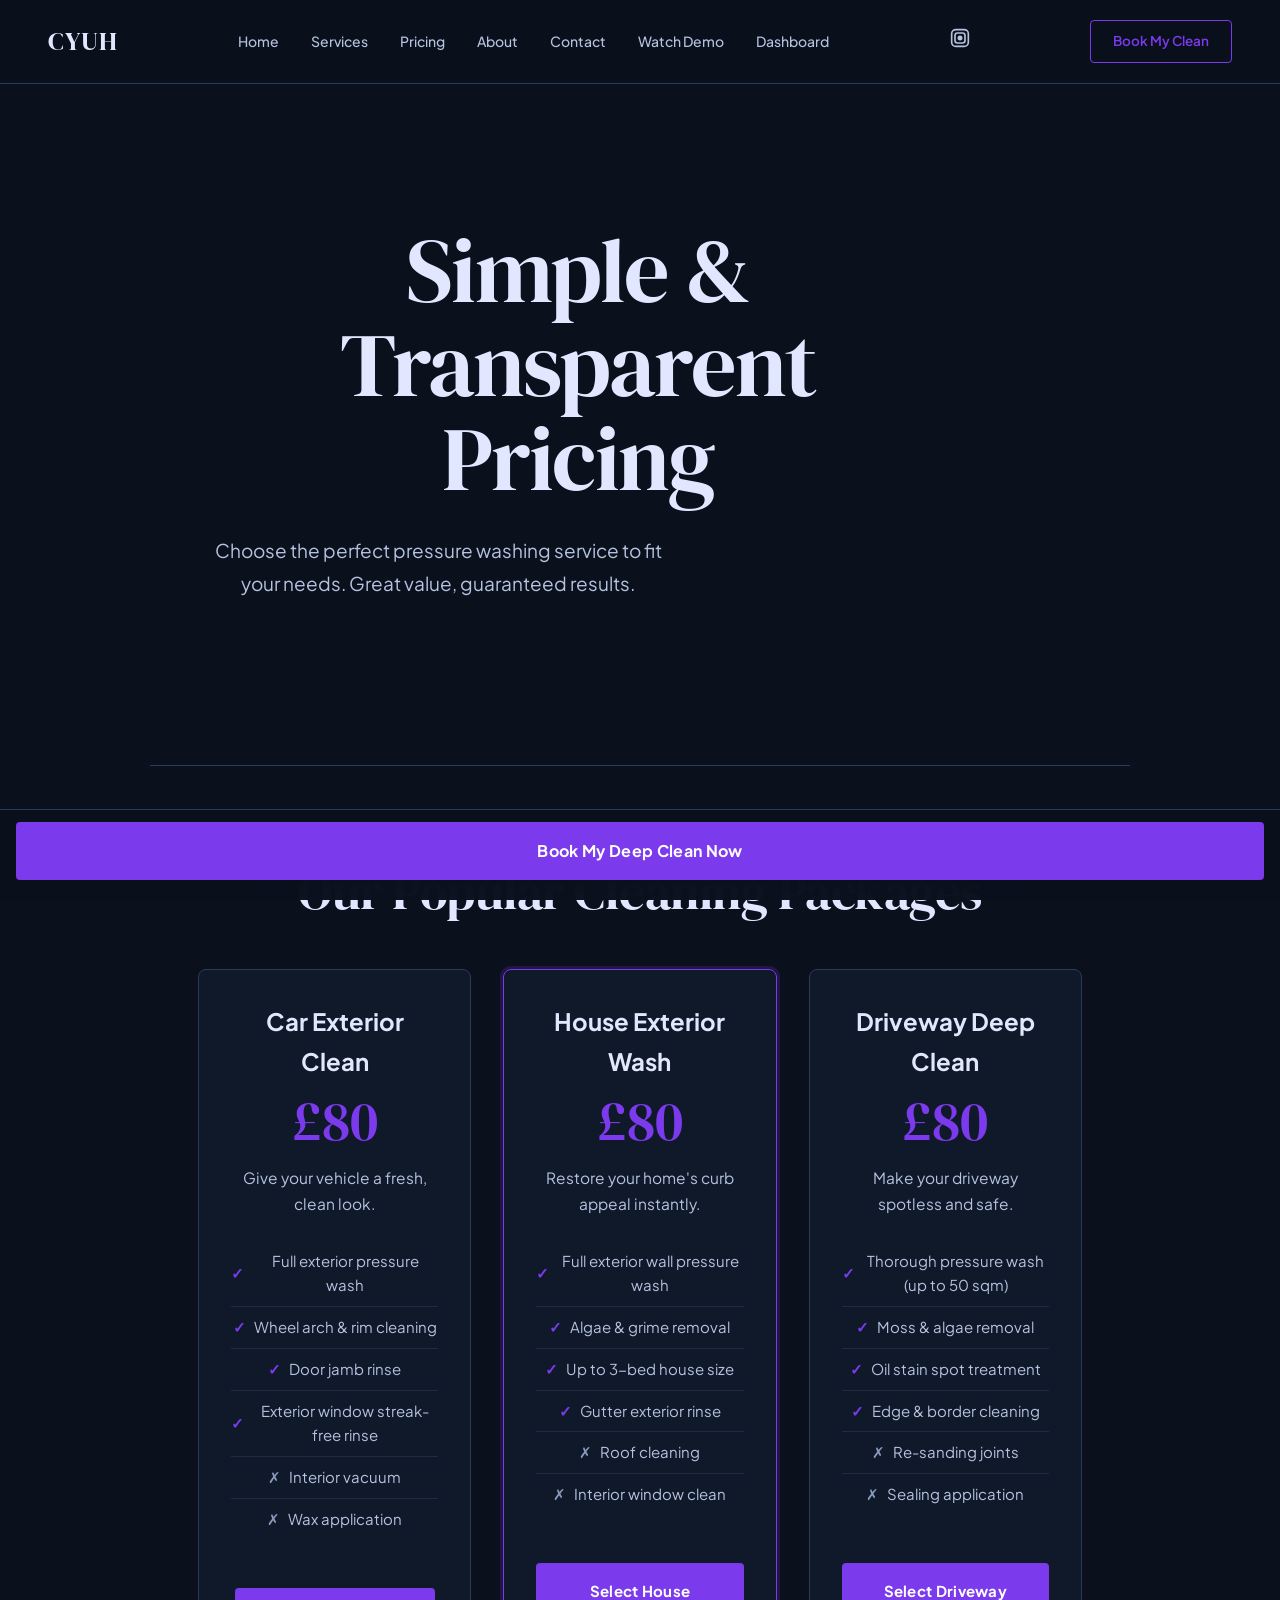
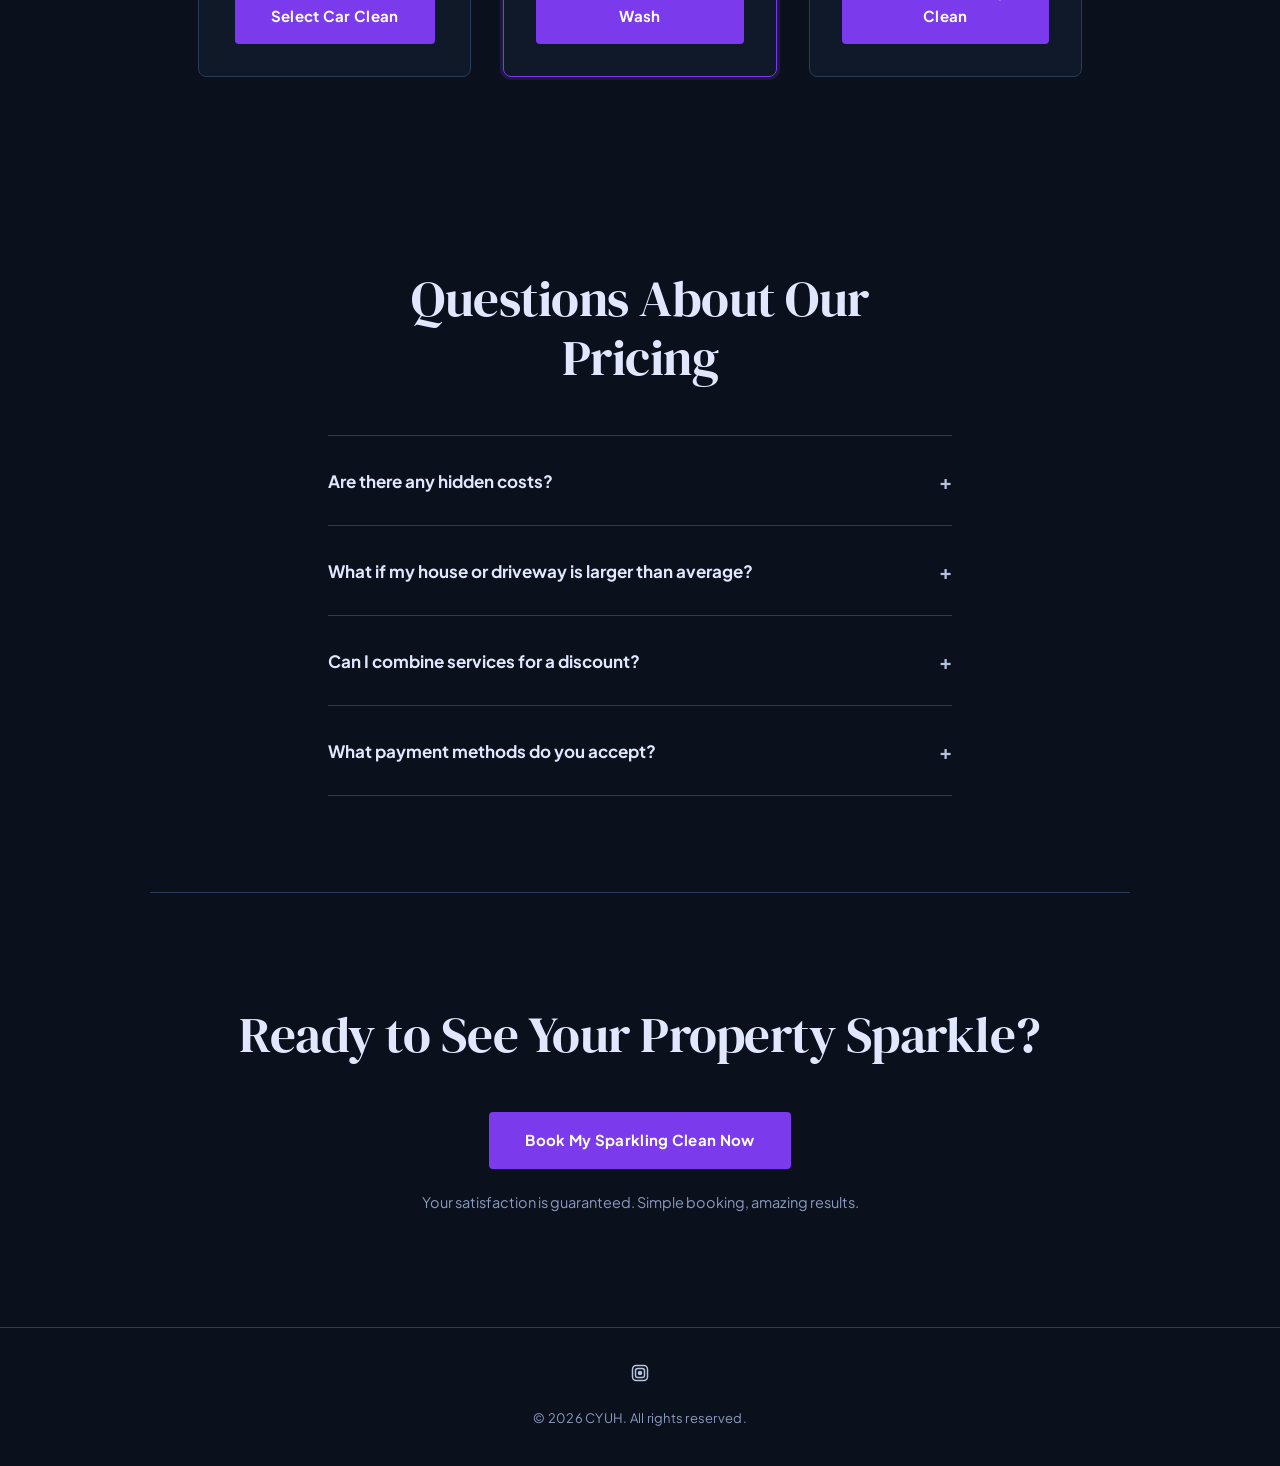
<file: pricing.html>
<!DOCTYPE html>
<html lang="en">
<head>
<meta charset="UTF-8">
<meta name="viewport" content="width=device-width, initial-scale=1.0">
<title>CYUH</title>
<meta name="description" content="i will clean your car or house or driveway with a pressure washer for £80">
<meta property="og:title" content="CYUH">
<meta property="og:description" content="i will clean your car or house or driveway with a pressure washer for £80">
<meta property="og:type" content="website">
<meta name="twitter:title" content="CYUH">
<meta name="twitter:description" content="i will clean your car or house or driveway with a pressure washer for £80">
<meta name="twitter:card" content="summary_large_image">
<link rel="stylesheet" href="style.css">
</head>
<body>
<nav>
  <a href="index.html" class="logo">CYUH</a>
  <div class="nav-links">
    <a href="index.html">Home</a>
    <a href="services.html">Services</a>
    <a href="pricing.html">Pricing</a>
    <a href="about.html">About</a>
    <a href="contact.html">Contact</a>
    <a href="vsl.html">Watch Demo</a>
    <a href="dashboard.html">Dashboard</a>
  </div>
  <div class="social-icons">
    <a href="https://instagram.com/dylanutaboon.sw" target="_blank" aria-label="Instagram">
      <svg viewBox='0 0 24 24' fill='currentColor'><rect x='2' y='2' width='20' height='20' rx='5' ry='5' fill='none' stroke='currentColor' stroke-width='2'/><rect x='6' y='6' width='12' height='12' rx='3' ry='3' fill='none' stroke='currentColor' stroke-width='2'/><circle cx='12' cy='12' r='3' fill='currentColor'/></svg>
    </a>
  </div>
  <a href="checkout.html" class="nav-cta">Book My Clean</a>
  <button class="hamburger" aria-label="Open navigation menu">
    <span></span>
    <span></span>
    <span></span>
  </button>
</nav>

<main>
  <section id="hero" style="text-align:center; min-height: 50vh;">
    <h1>Simple & Transparent Pricing</h1>
    <p>Choose the perfect pressure washing service to fit your needs. Great value, guaranteed results.</p>
  </section>

  <section>
    <h2>Our Popular Cleaning Packages</h2>
    <div class="service-cards">
      <div class="service-card picker-card">
        <h4>Car Exterior Clean</h4>
        <div class="price">£80</div>
        <p>Give your vehicle a fresh, clean look.</p>
        <ul>
          <li><span class="pricing-feature-check">✓</span> Full exterior pressure wash</li>
          <li><span class="pricing-feature-check">✓</span> Wheel arch &amp; rim cleaning</li>
          <li><span class="pricing-feature-check">✓</span> Door jamb rinse</li>
          <li><span class="pricing-feature-check">✓</span> Exterior window streak-free rinse</li>
          <li><span class="pricing-feature-x">✗</span> Interior vacuum</li>
          <li><span class="pricing-feature-x">✗</span> Wax application</li>
        </ul>
        <a href="checkout.html" class="btn">Select Car Clean</a>
      </div>
      <div class="service-card picker-card selected">
        <h4>House Exterior Wash</h4>
        <div class="price">£80</div>
        <p>Restore your home's curb appeal instantly.</p>
        <ul>
          <li><span class="pricing-feature-check">✓</span> Full exterior wall pressure wash</li>
          <li><span class="pricing-feature-check">✓</span> Algae &amp; grime removal</li>
          <li><span class="pricing-feature-check">✓</span> Up to 3-bed house size</li>
          <li><span class="pricing-feature-check">✓</span> Gutter exterior rinse</li>
          <li><span class="pricing-feature-x">✗</span> Roof cleaning</li>
          <li><span class="pricing-feature-x">✗</span> Interior window clean</li>
        </ul>
        <a href="checkout.html" class="btn">Select House Wash</a>
      </div>
      <div class="service-card picker-card">
        <h4>Driveway Deep Clean</h4>
        <div class="price">£80</div>
        <p>Make your driveway spotless and safe.</p>
        <ul>
          <li><span class="pricing-feature-check">✓</span> Thorough pressure wash (up to 50 sqm)</li>
          <li><span class="pricing-feature-check">✓</span> Moss &amp; algae removal</li>
          <li><span class="pricing-feature-check">✓</span> Oil stain spot treatment</li>
          <li><span class="pricing-feature-check">✓</span> Edge &amp; border cleaning</li>
          <li><span class="pricing-feature-x">✗</span> Re-sanding joints</li>
          <li><span class="pricing-feature-x">✗</span> Sealing application</li>
        </ul>
        <a href="checkout.html" class="btn">Select Driveway Clean</a>
      </div>
    </div>
  </section>

  <section id="faq">
    <h2>Questions About Our Pricing</h2>
    <div class='faq-item'><div class='faq-question'>Are there any hidden costs?<span class='faq-chevron'>+</span></div><div class='faq-answer'>Absolutely not. Our pricing is transparent. The £80 covers the specified service. Any additional services or larger areas would be quoted beforehand.</div></div>
    <div class='faq-item'><div class='faq-question'>What if my house or driveway is larger than average?<span class='faq-chevron'>+</span></div><div class='faq-answer'>Our standard £80 price covers typical residential sizes (e.g., up to 3-bed house, 50 sqm driveway). For larger properties, we offer custom quotes. Just contact us!</div></div>
    <div class='faq-item'><div class='faq-question'>Can I combine services for a discount?<span class='faq-chevron'>+</span></div><div class='faq-answer'>We often run special offers for booking multiple services. Check our social media or contact us directly to inquire about current bundles and savings.</div></div>
    <div class='faq-item'><div class='faq-question'>What payment methods do you accept?<span class='faq-chevron'>+</span></div><div class='faq-answer'>We accept major credit/debit cards, as well as bank transfers. Payment is securely processed after the service is completed to your satisfaction.</div></div>
  </section>

  <section id="cta">
    <h2>Ready to See Your Property Sparkle?</h2>
    <a href="checkout.html" class="btn">Book My Sparkling Clean Now</a>
    <p class="risk-reversal">Your satisfaction is guaranteed. Simple booking, amazing results.</p>
  </section>
</main>

<footer>
  <div class="footer-social-links">
    <a href="https://instagram.com/dylanutaboon.sw" target="_blank" aria-label="Instagram">
      <svg viewBox='0 0 24 24' fill='currentColor'><rect x='2' y='2' width='20' height='20' rx='5' ry='5' fill='none' stroke='currentColor' stroke-width='2'/><rect x='6' y='6' width='12' height='12' rx='3' ry='3' fill='none' stroke='currentColor' stroke-width='2'/><circle cx='12' cy='12' r='3' fill='currentColor'/></svg>
    </a>
  </div>
  <p>&copy; 2026 CYUH. All rights reserved.</p>
</footer>

<div class='sticky-mobile-cta'>
  <a href='checkout.html' class='btn'>Book My Deep Clean Now</a>
</div>

<script>
// FAQ accordion
document.querySelectorAll('.faq-item').forEach(function(item){
  item.addEventListener('click',function(){
    var answer=this.querySelector('.faq-answer');
    var chevron=this.querySelector('.faq-chevron');
    var isOpen=this.classList.contains('open');
    document.querySelectorAll('.faq-item').forEach(function(i){
      i.classList.remove('open');
      i.querySelector('.faq-answer').style.maxHeight='0';
      i.querySelector('.faq-chevron').textContent='+';
    });
    if(!isOpen){this.classList.add('open');answer.style.maxHeight=answer.scrollHeight+'px';chevron.textContent='\\u00d7';}
  });
});
// Nav scroll
window.addEventListener('scroll',function(){document.querySelector('nav').classList.toggle('scrolled',window.scrollY>50);});
// Hamburger menu
var ham=document.querySelector('.hamburger');var nl=document.querySelector('.nav-links');if(ham&&nl){ham.addEventListener('click',function(){nl.classList.toggle('open');});}
// Picker tabs
document.querySelectorAll('.picker-tab').forEach(function(tab){
  tab.addEventListener('click',function(){
    var target=this.dataset.tab;
    document.querySelectorAll('.picker-tab').forEach(function(t){t.classList.remove('active');});
    document.querySelectorAll('.picker-content').forEach(function(c){c.classList.remove('active');});
    this.classList.add('active');
    var el=document.getElementById(target);
    if(el){el.classList.add('active');}
  });
});
// Picker card select
document.querySelectorAll('.picker-card').forEach(function(card){
  card.addEventListener('click',function(){
    var parent=this.closest('.picker-content');
    if(parent){parent.querySelectorAll('.picker-card').forEach(function(c){c.classList.remove('selected');});}
    this.classList.add('selected');
  });
});
</script>
<script>document.querySelectorAll('.faq-item').forEach(function(item){item.addEventListener('click',function(){var answer=this.querySelector('.faq-answer');var chevron=this.querySelector('.faq-chevron');var isOpen=this.classList.contains('open');document.querySelectorAll('.faq-item').forEach(function(i){i.classList.remove('open');i.querySelector('.faq-answer').style.maxHeight='0';i.querySelector('.faq-chevron').textContent='+';});if(!isOpen){this.classList.add('open');answer.style.maxHeight=answer.scrollHeight+'px';chevron.textContent='×';}});});window.addEventListener('scroll',function(){document.querySelector('nav').classList.toggle('scrolled',window.scrollY>50);});</script>
</body>
</html>
</file>
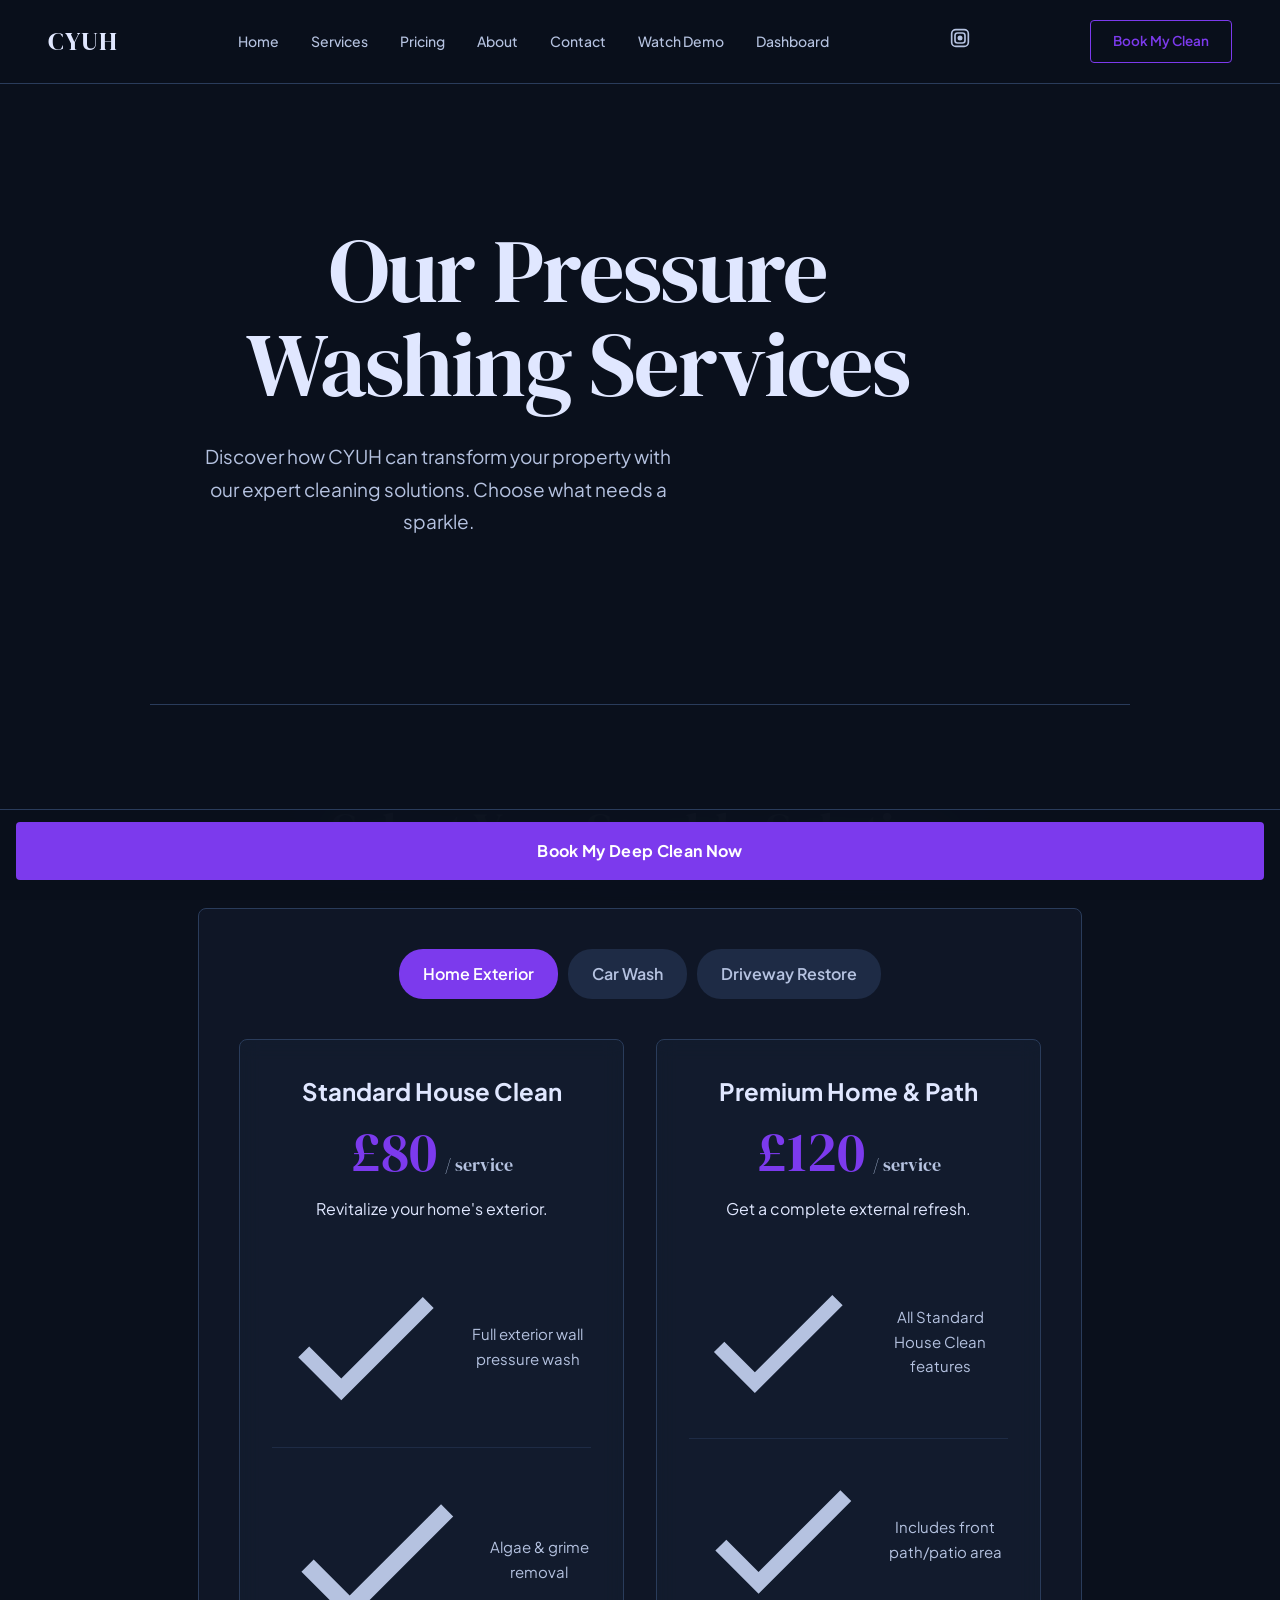
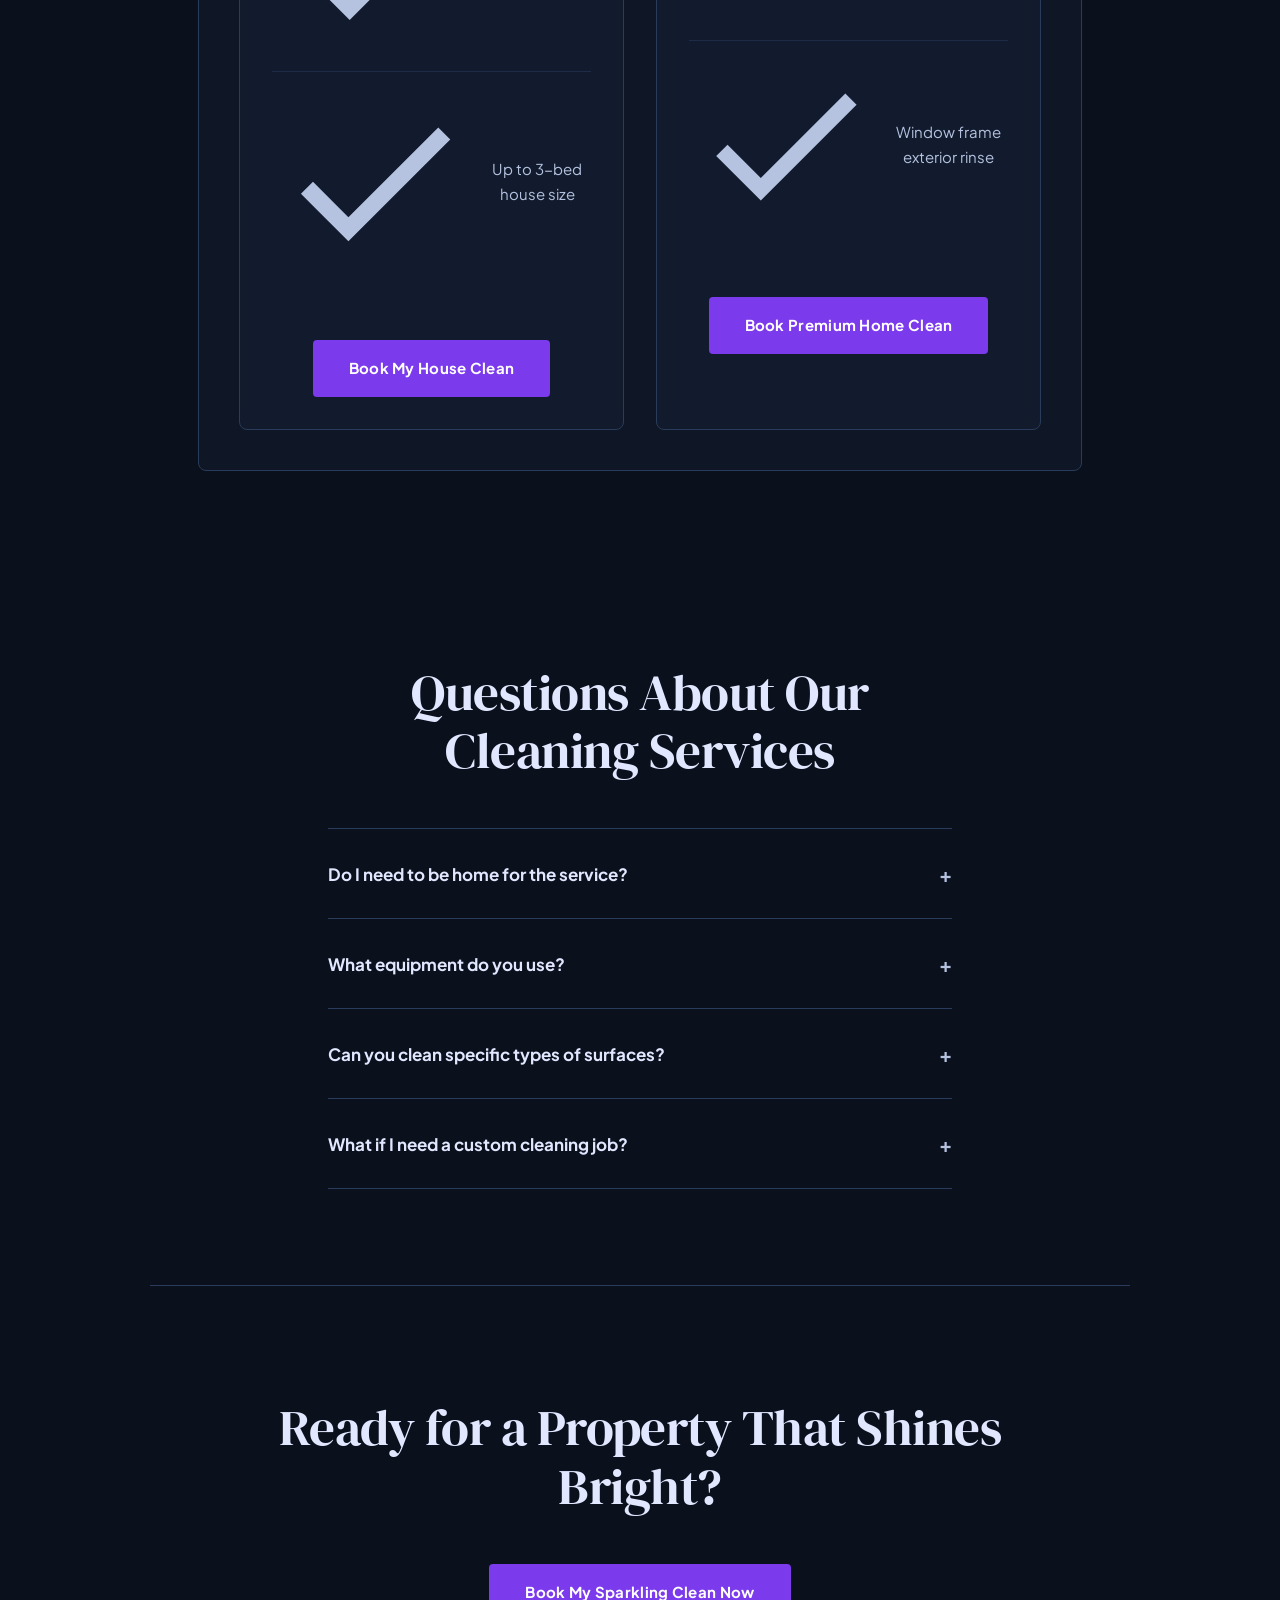
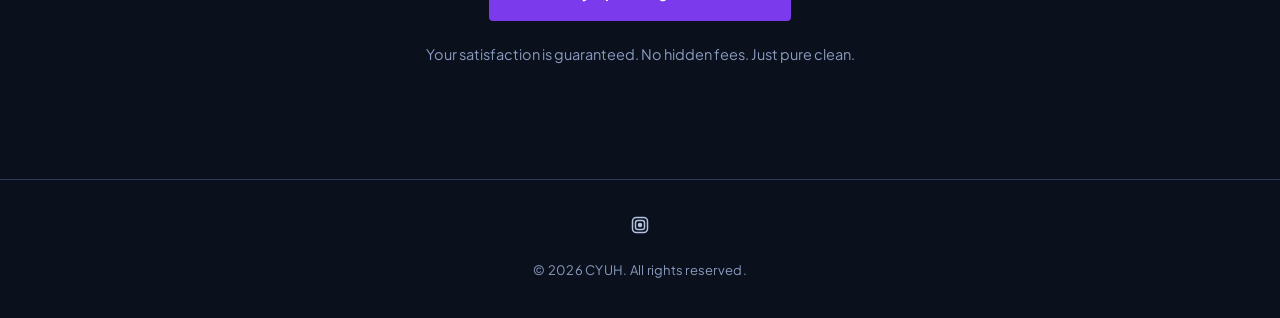
<file: services.html>
<!DOCTYPE html>
<html lang="en">
<head>
<meta charset="UTF-8">
<meta name="viewport" content="width=device-width, initial-scale=1.0">
<title>CYUH</title>
<meta name="description" content="i will clean your car or house or driveway with a pressure washer for £80">
<meta property="og:title" content="CYUH">
<meta property="og:description" content="i will clean your car or house or driveway with a pressure washer for £80">
<meta property="og:type" content="website">
<meta name="twitter:title" content="CYUH">
<meta name="twitter:description" content="i will clean your car or house or driveway with a pressure washer for £80">
<meta name="twitter:card" content="summary_large_image">
<link rel="stylesheet" href="style.css">
</head>
<body>
<nav>
  <a href="index.html" class="logo">CYUH</a>
  <div class="nav-links">
    <a href="index.html">Home</a>
    <a href="services.html">Services</a>
    <a href="pricing.html">Pricing</a>
    <a href="about.html">About</a>
    <a href="contact.html">Contact</a>
    <a href="vsl.html">Watch Demo</a>
    <a href="dashboard.html">Dashboard</a>
  </div>
  <div class="social-icons">
    <a href="https://instagram.com/dylanutaboon.sw" target="_blank" aria-label="Instagram">
      <svg viewBox='0 0 24 24' fill='currentColor'><rect x='2' y='2' width='20' height='20' rx='5' ry='5' fill='none' stroke='currentColor' stroke-width='2'/><rect x='6' y='6' width='12' height='12' rx='3' ry='3' fill='none' stroke='currentColor' stroke-width='2'/><circle cx='12' cy='12' r='3' fill='currentColor'/></svg>
    </a>
  </div>
  <a href="checkout.html" class="nav-cta">Book My Clean</a>
  <button class="hamburger" aria-label="Open navigation menu">
    <span></span>
    <span></span>
    <span></span>
  </button>
</nav>

<main>
  <section id="hero" style="text-align:center; min-height: 50vh;">
    <h1>Our Pressure Washing Services</h1>
    <p>Discover how CYUH can transform your property with our expert cleaning solutions. Choose what needs a sparkle.</p>
  </section>

  <section>
    <h2>Select Your Sparkle Solution</h2>
    <div class="picker">
      <div class="picker-tabs">
        <div class="picker-tab active" data-tab="home-clean">Home Exterior</div>
        <div class="picker-tab" data-tab="car-wash">Car Wash</div>
        <div class="picker-tab" data-tab="driveway-restore">Driveway Restore</div>
      </div>
      <div id="home-clean" class="picker-content active">
        <div class="picker-card">
          <h4>Standard House Clean</h4>
          <div class="price">£80<small>/ service</small></div>
          <p>Revitalize your home's exterior.</p>
          <ul>
            <li><svg class="icon" viewBox='0 0 24 24' fill='currentColor'><path d='M9 16.17L4.83 12l-1.42 1.41L9 19 21 7l-1.41-1.41z'/></svg> Full exterior wall pressure wash</li>
            <li><svg class="icon" viewBox='0 0 24 24' fill='currentColor'><path d='M9 16.17L4.83 12l-1.42 1.41L9 19 21 7l-1.41-1.41z'/></svg> Algae &amp; grime removal</li>
            <li><svg class="icon" viewBox='0 0 24 24' fill='currentColor'><path d='M9 16.17L4.83 12l-1.42 1.41L9 19 21 7l-1.41-1.41z'/></svg> Up to 3-bed house size</li>
          </ul>
          <a href="checkout.html" class="btn">Book My House Clean</a>
        </div>
        <div class="picker-card">
          <h4>Premium Home &amp; Path</h4>
          <div class="price">£120<small>/ service</small></div>
          <p>Get a complete external refresh.</p>
          <ul>
            <li><svg class="icon" viewBox='0 0 24 24' fill='currentColor'><path d='M9 16.17L4.83 12l-1.42 1.41L9 19 21 7l-1.41-1.41z'/></svg> All Standard House Clean features</li>
            <li><svg class="icon" viewBox='0 0 24 24' fill='currentColor'><path d='M9 16.17L4.83 12l-1.42 1.41L9 19 21 7l-1.41-1.41z'/></svg> Includes front path/patio area</li>
            <li><svg class="icon" viewBox='0 0 24 24' fill='currentColor'><path d='M9 16.17L4.83 12l-1.42 1.41L9 19 21 7l-1.41-1.41z'/></svg> Window frame exterior rinse</li>
          </ul>
          <a href="checkout.html" class="btn">Book Premium Home Clean</a>
        </div>
      </div>
      <div id="car-wash" class="picker-content">
        <div class="picker-card">
          <h4>Exterior Car Wash</h4>
          <div class="price">£80<small>/ service</small></div>
          <p>Your car will shine like new.</p>
          <ul>
            <li><svg class="icon" viewBox='0 0 24 24' fill='currentColor'><path d='M9 16.17L4.83 12l-1.42 1.41L9 19 21 7l-1.41-1.41z'/></svg> Full exterior pressure wash</li>
            <li><svg class="icon" viewBox='0 0 24 24' fill='currentColor'><path d='M9 16.17L4.83 12l-1.42 1.41L9 19 21 7l-1.41-1.41z'/></svg> Wheel arch &amp; rim clean</li>
            <li><svg class="icon" viewBox='0 0 24 24' fill='currentColor'><path d='M9 16.17L4.83 12l-1.42 1.41L9 19 21 7l-1.41-1.41z'/></svg> Fast &amp; efficient service</li>
          </ul>
          <a href="checkout.html" class="btn">Book My Car Wash</a>
        </div>
        <div class="picker-card">
          <h4>Ultimate Car Detail</h4>
          <div class="price">£120<small>/ service</small></div>
          <p>Get a showroom finish for your vehicle.</p>
          <ul>
            <li><svg class="icon" viewBox='0 0 24 24' fill='currentColor'><path d='M9 16.17L4.83 12l-1.42 1.41L9 19 21 7l-1.41-1.41z'/></svg> All Exterior Car Wash features</li>
            <li><svg class="icon" viewBox='0 0 24 24' fill='currentColor'><path d='M9 16.17L4.83 12l-1.42 1.41L9 19 21 7l-1.41-1.41z'/></svg> Exterior wax application</li>
            <li><svg class="icon" viewBox='0 0 24 24' fill='currentColor'><path d='M9 16.17L4.83 12l-1.42 1.41L9 19 21 7l-1.41-1.41z'/></svg> Tyre shine &amp; trim restorer</li>
          </ul>
          <a href="checkout.html" class="btn">Book Ultimate Car Detail</a>
        </div>
      </div>
      <div id="driveway-restore" class="picker-content">
        <div class="picker-card">
          <h4>Standard Driveway Wash</h4>
          <div class="price">£80<small>/ service</small></div>
          <p>Remove grime and restore curb appeal.</p>
          <ul>
            <li><svg class="icon" viewBox='0 0 24 24' fill='currentColor'><path d='M9 16.17L4.83 12l-1.42 1.41L9 19 21 7l-1.41-1.41z'/></svg> Thorough pressure wash (up to 50 sqm)</li>
            <li><svg class="icon" viewBox='0 0 24 24' fill='currentColor'><path d='M9 16.17L4.83 12l-1.42 1.41L9 19 21 7l-1.41-1.41z'/></svg> Moss &amp; algae removal</li>
            <li><svg class="icon" viewBox='0 0 24 24' fill='currentColor'><path d='M9 16.17L4.83 12l-1.42 1.41L9 19 21 7l-1.41-1.41z'/></svg> Edge &amp; border clean</li>
          </ul>
          <a href="checkout.html" class="btn">Book My Driveway Wash</a>
        </div>
        <div class="picker-card">
          <h4>Large Driveway &amp; Patio</h4>
          <div class="price">£150<small>/ service</small></div>
          <p>Comprehensive cleaning for larger areas.</p>
          <ul>
            <li><svg class="icon" viewBox='0 0 24 24' fill='currentColor'><path d='M9 16.17L4.83 12l-1.42 1.41L9 19 21 7l-1.41-1.41z'/></svg> All Standard Driveway Wash features</li>
            <li><svg class="icon" viewBox='0 0 24 24' fill='currentColor'><path d='M9 16.17L4.83 12l-1.42 1.41L9 19 21 7l-1.41-1.41z'/></svg> Extended area (up to 100 sqm)</li>
            <li><svg class="icon" viewBox='0 0 24 24' fill='currentColor'><path d='M9 16.17L4.83 12l-1.42 1.41L9 19 21 7l-1.41-1.41z'/></svg> Includes adjacent patios/paths</li>
          </ul>
          <a href="checkout.html" class="btn">Book Large Area Clean</a>
        </div>
      </div>
    </div>
  </section>

  <section id="faq">
    <h2>Questions About Our Cleaning Services</h2>
    <div class='faq-item'><div class='faq-question'>Do I need to be home for the service?<span class='faq-chevron'>+</span></div><div class='faq-answer'>For most exterior services, you don't need to be home if we have access to the area and a water supply. We'll confirm details during booking.</div></div>
    <div class='faq-item'><div class='faq-question'>What equipment do you use?<span class='faq-chevron'>+</span></div><div class='faq-answer'>We use professional-grade pressure washing equipment and eco-friendly cleaning solutions where necessary. This ensures a deep clean without damage.</div></div>
    <div class='faq-item'><div class='faq-question'>Can you clean specific types of surfaces?<span class='faq-chevron'>+</span></div><div class='faq-answer'>Yes, our team is trained to safely clean various surfaces, including brick, siding, concrete, asphalt, and vehicle exteriors. We adjust pressure for each material.</div></div>
    <div class='faq-item'><div class='faq-question'>What if I need a custom cleaning job?<span class='faq-chevron'>+</span></div><div class='faq-answer'>If your cleaning needs are unique or for larger commercial properties, please contact us directly. We'll provide a custom quote for you.</div></div>
  </section>

  <section id="cta">
    <h2>Ready for a Property That Shines Bright?</h2>
    <a href="checkout.html" class="btn">Book My Sparkling Clean Now</a>
    <p class="risk-reversal">Your satisfaction is guaranteed. No hidden fees. Just pure clean.</p>
  </section>
</main>

<footer>
  <div class="footer-social-links">
    <a href="https://instagram.com/dylanutaboon.sw" target="_blank" aria-label="Instagram">
      <svg viewBox='0 0 24 24' fill='currentColor'><rect x='2' y='2' width='20' height='20' rx='5' ry='5' fill='none' stroke='currentColor' stroke-width='2'/><rect x='6' y='6' width='12' height='12' rx='3' ry='3' fill='none' stroke='currentColor' stroke-width='2'/><circle cx='12' cy='12' r='3' fill='currentColor'/></svg>
    </a>
  </div>
  <p>&copy; 2026 CYUH. All rights reserved.</p>
</footer>

<div class='sticky-mobile-cta'>
  <a href='checkout.html' class='btn'>Book My Deep Clean Now</a>
</div>

<script>
// FAQ accordion
document.querySelectorAll('.faq-item').forEach(function(item){
  item.addEventListener('click',function(){
    var answer=this.querySelector('.faq-answer');
    var chevron=this.querySelector('.faq-chevron');
    var isOpen=this.classList.contains('open');
    document.querySelectorAll('.faq-item').forEach(function(i){
      i.classList.remove('open');
      i.querySelector('.faq-answer').style.maxHeight='0';
      i.querySelector('.faq-chevron').textContent='+';
    });
    if(!isOpen){this.classList.add('open');answer.style.maxHeight=answer.scrollHeight+'px';chevron.textContent='\\u00d7';}
  });
});
// Nav scroll
window.addEventListener('scroll',function(){document.querySelector('nav').classList.toggle('scrolled',window.scrollY>50);});
// Hamburger menu
var ham=document.querySelector('.hamburger');var nl=document.querySelector('.nav-links');if(ham&&nl){ham.addEventListener('click',function(){nl.classList.toggle('open');});}
// Picker tabs
document.querySelectorAll('.picker-tab').forEach(function(tab){
  tab.addEventListener('click',function(){
    var target=this.dataset.tab;
    document.querySelectorAll('.picker-tab').forEach(function(t){t.classList.remove('active');});
    document.querySelectorAll('.picker-content').forEach(function(c){c.classList.remove('active');});
    this.classList.add('active');
    var el=document.getElementById(target);
    if(el){el.classList.add('active');}
  });
});
// Picker card select
document.querySelectorAll('.picker-card').forEach(function(card){
  card.addEventListener('click',function(){
    var parent=this.closest('.picker-content');
    if(parent){parent.querySelectorAll('.picker-card').forEach(function(c){c.classList.remove('selected');});}
    this.classList.add('selected');
  });
});
</script>
<script>document.querySelectorAll('.faq-item').forEach(function(item){item.addEventListener('click',function(){var answer=this.querySelector('.faq-answer');var chevron=this.querySelector('.faq-chevron');var isOpen=this.classList.contains('open');document.querySelectorAll('.faq-item').forEach(function(i){i.classList.remove('open');i.querySelector('.faq-answer').style.maxHeight='0';i.querySelector('.faq-chevron').textContent='+';});if(!isOpen){this.classList.add('open');answer.style.maxHeight=answer.scrollHeight+'px';chevron.textContent='×';}});});window.addEventListener('scroll',function(){document.querySelector('nav').classList.toggle('scrolled',window.scrollY>50);});</script>
</body>
</html>
</file>
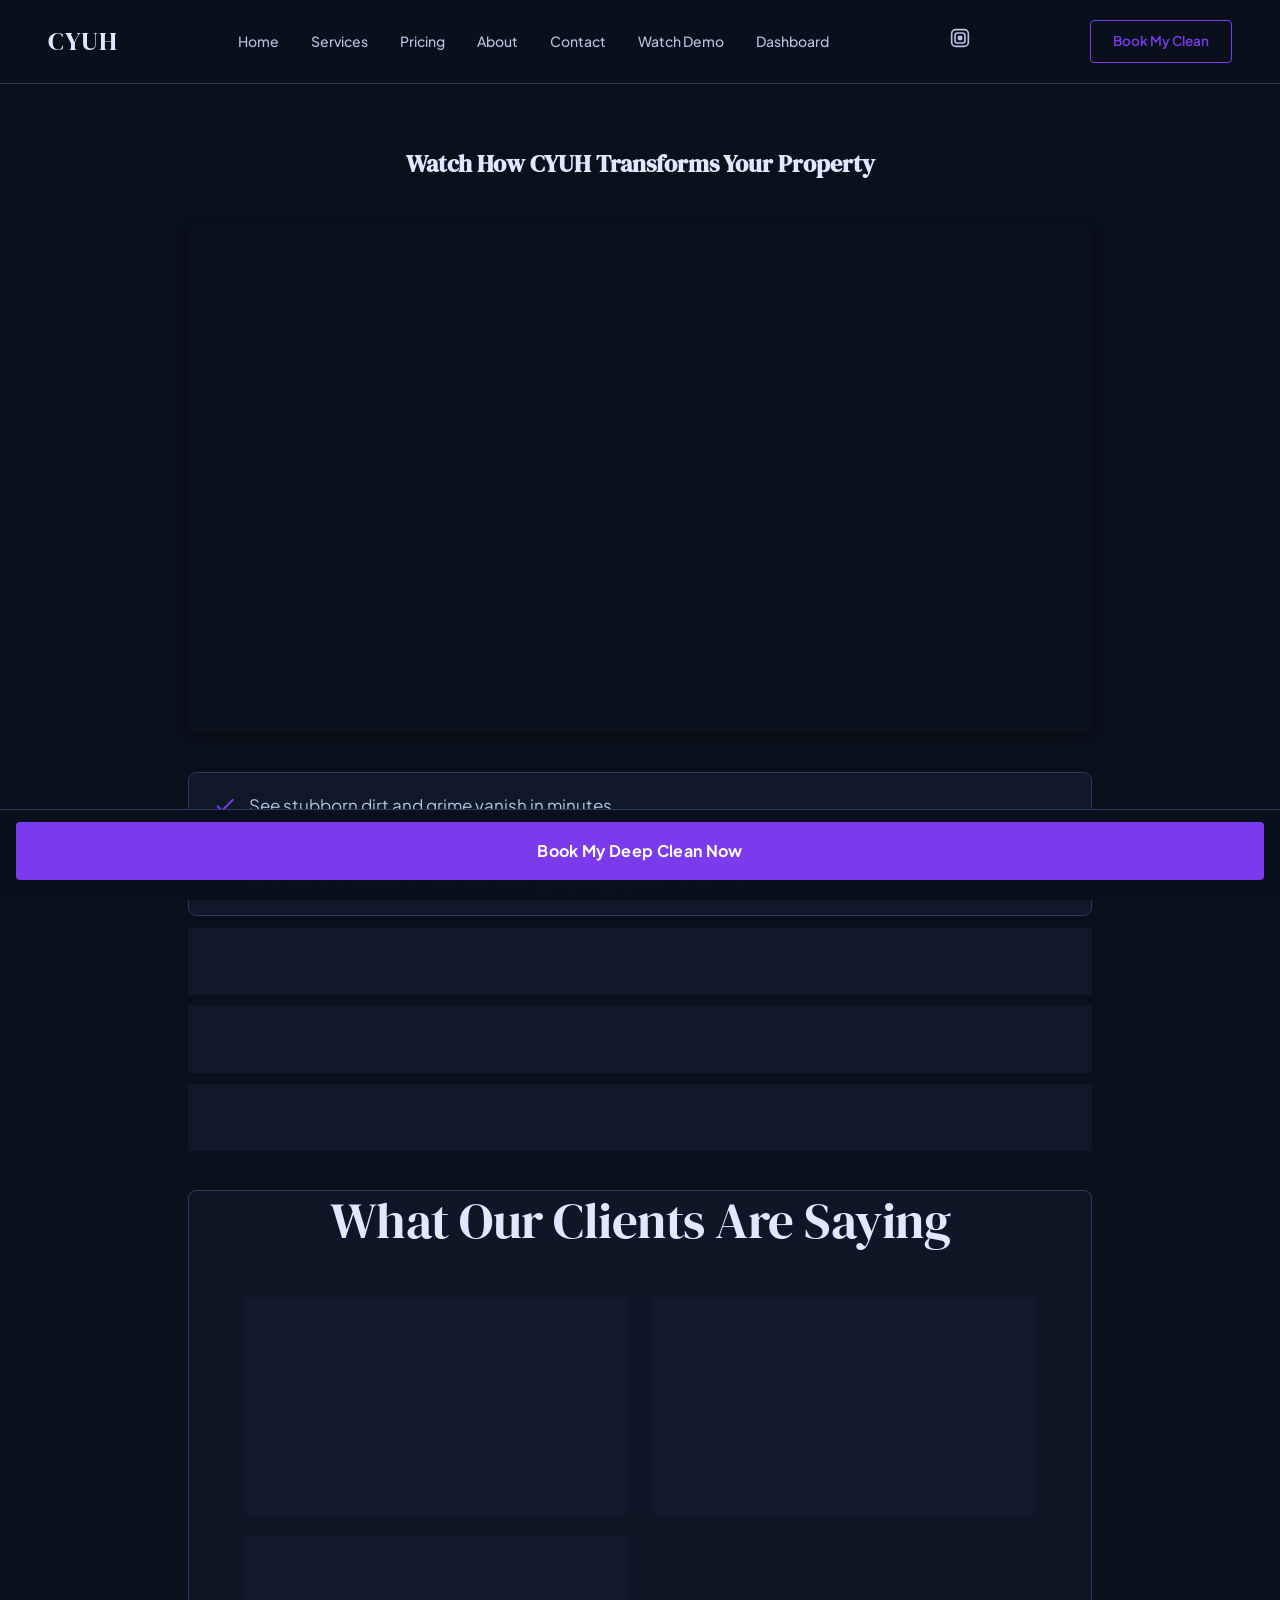
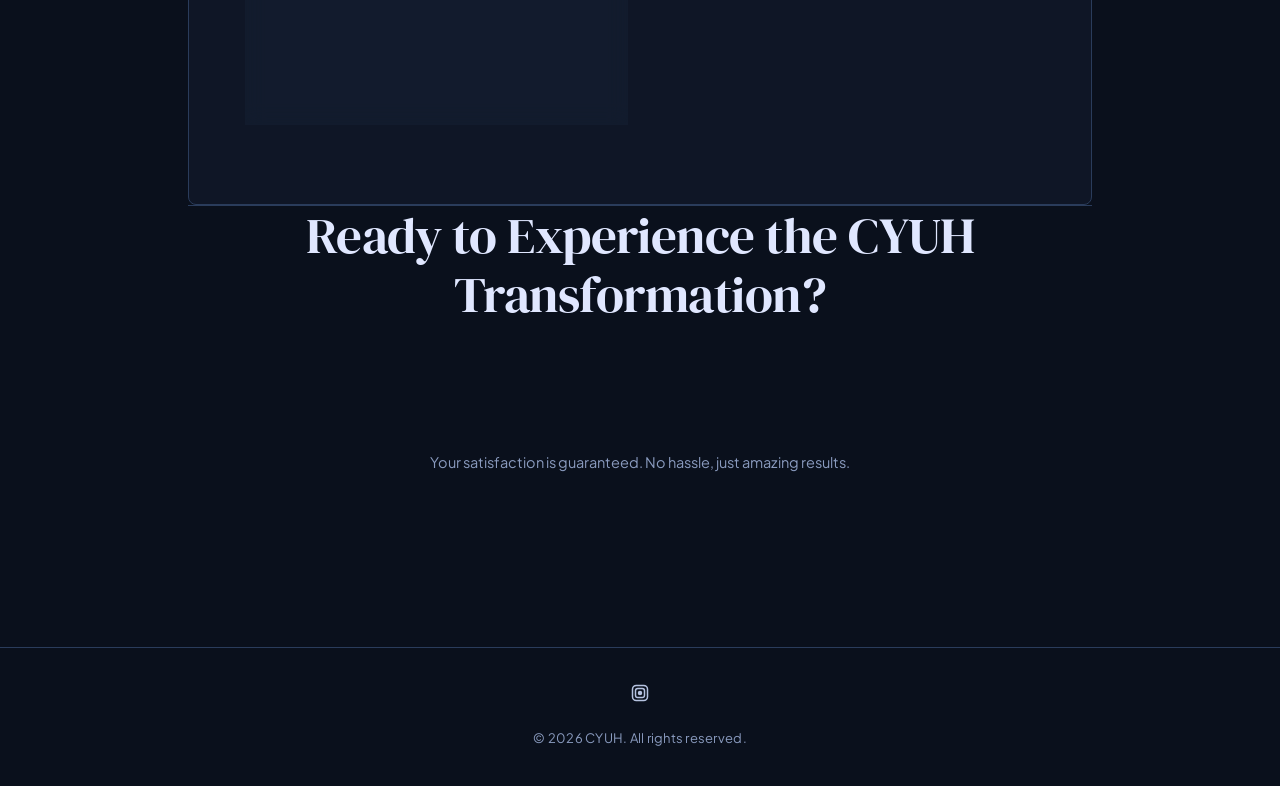
<file: vsl.html>
<!DOCTYPE html>
<html lang="en">
<head>
<meta charset="UTF-8">
<meta name="viewport" content="width=device-width, initial-scale=1.0">
<title>CYUH</title>
<meta name="description" content="i will clean your car or house or driveway with a pressure washer for £80">
<meta property="og:title" content="CYUH">
<meta property="og:description" content="i will clean your car or house or driveway with a pressure washer for £80">
<meta property="og:type" content="website">
<meta name="twitter:title" content="CYUH">
<meta name="twitter:description" content="i will clean your car or house or driveway with a pressure washer for £80">
<meta name="twitter:card" content="summary_large_image">
<link rel="stylesheet" href="style.css">
</head>
<body>
<nav>
  <a href="index.html" class="logo">CYUH</a>
  <div class="nav-links">
    <a href="index.html">Home</a>
    <a href="services.html">Services</a>
    <a href="pricing.html">Pricing</a>
    <a href="about.html">About</a>
    <a href="contact.html">Contact</a>
    <a href="vsl.html">Watch Demo</a>
    <a href="dashboard.html">Dashboard</a>
  </div>
  <div class="social-icons">
    <a href="https://instagram.com/dylanutaboon.sw" target="_blank" aria-label="Instagram">
      <svg viewBox='0 0 24 24' fill='currentColor'><rect x='2' y='2' width='20' height='20' rx='5' ry='5' fill='none' stroke='currentColor' stroke-width='2'/><rect x='6' y='6' width='12' height='12' rx='3' ry='3' fill='none' stroke='currentColor' stroke-width='2'/><circle cx='12' cy='12' r='3' fill='currentColor'/></svg>
    </a>
  </div>
  <a href="checkout.html" class="nav-cta">Book My Clean</a>
  <button class="hamburger" aria-label="Open navigation menu">
    <span></span>
    <span></span>
    <span></span>
  </button>
</nav>

<main>
  <section class="vsl-container">
    <h1 style="text-align:center; margin-bottom: 40px; font-family:var(--font-display);">Watch How CYUH Transforms Your Property</h1>
    <div class="vsl-video-wrapper">
      <iframe width='100%' style='aspect-ratio:16/9;border:none;border-radius:12px;' src='https://youtube.com/watch?v=abc123' allowfullscreen></iframe>
    </div>
    
    <ul class="vsl-bullets">
      <li><svg viewBox='0 0 24 24' fill='currentColor'><path d='M9 16.17L4.83 12l-1.42 1.41L9 19 21 7l-1.41-1.41z'/></svg> See stubborn dirt and grime vanish in minutes.</li>
      <li><svg viewBox='0 0 24 24' fill='currentColor'><path d='M9 16.17L4.83 12l-1.42 1.41L9 19 21 7l-1.41-1.41z'/></svg> Witness our powerful, professional-grade equipment in action.</li>
      <li><svg viewBox='0 0 24 24' fill='currentColor'><path d='M9 16.17L4.83 12l-1.42 1.41L9 19 21 7l-1.41-1.41z'/></svg> Understand why thousands trust us for their exterior cleaning.</li>
      <li><svg viewBox='0 0 24 24' fill='currentColor'><path d='M9 16.17L4.83 12l-1.42 1.41L9 19 21 7l-1.41-1.41z'/></svg> Learn about our eco-friendly approach to dazzling results.</li>
      <li><svg viewBox='0 0 24 24' fill='currentColor'><path d='M9 16.17L4.83 12l-1.42 1.41L9 19 21 7l-1.41-1.41z'/></svg> Discover the ease of booking and our Sparkle Guarantee.</li>
    </ul>

    <section id="testimonials" style="padding-top: 0;">
      <h2>What Our Clients Are Saying</h2>
      <div class="testimonial-grid">
        <div class="testimonial-card">
          <span class="result-badge">Patio Revived!</span>
          <p>"I watched the video and thought, 'Can they really do that?' Yes, they can! My patio looks incredible, just like in the demo."</p>
          <div class="author">Emily R. – Patio Owner</div>
        </div>
        <div class="testimonial-card">
          <span class="result-badge">Car Showroom Finish</span>
          <p>"My car got the full treatment. The video shows the power, but seeing it in person is even better. I'm a permanent customer."</p>
          <div class="author">John D. – Car Enthusiast</div>
        </div>
        <div class="testimonial-card">
          <span class="result-badge">House Exterior Sparkled</span>
          <p>"The before-and-after in the video truly reflects the magic CYUH works. My house exterior looks freshly painted!"</p>
          <div class="author">Priya S. – Happy Homeowner</div>
        </div>
      </div>
    </section>

    <section id="cta" style="padding-top: 0;">
      <h2>Ready to Experience the CYUH Transformation?</h2>
      <a href="checkout.html" class="btn">Book My Sparkling Clean Now</a>
      <p class="risk-reversal">Your satisfaction is guaranteed. No hassle, just amazing results.</p>
    </section>
  </section>
</main>

<footer>
  <div class="footer-social-links">
    <a href="https://instagram.com/dylanutaboon.sw" target="_blank" aria-label="Instagram">
      <svg viewBox='0 0 24 24' fill='currentColor'><rect x='2' y='2' width='20' height='20' rx='5' ry='5' fill='none' stroke='currentColor' stroke-width='2'/><rect x='6' y='6' width='12' height='12' rx='3' ry='3' fill='none' stroke='currentColor' stroke-width='2'/><circle cx='12' cy='12' r='3' fill='currentColor'/></svg>
    </a>
  </div>
  <p>&copy; 2026 CYUH. All rights reserved.</p>
</footer>

<div class='sticky-mobile-cta'>
  <a href='checkout.html' class='btn'>Book My Deep Clean Now</a>
</div>

<script>
// FAQ accordion
document.querySelectorAll('.faq-item').forEach(function(item){
  item.addEventListener('click',function(){
    var answer=this.querySelector('.faq-answer');
    var chevron=this.querySelector('.faq-chevron');
    var isOpen=this.classList.contains('open');
    document.querySelectorAll('.faq-item').forEach(function(i){
      i.classList.remove('open');
      i.querySelector('.faq-answer').style.maxHeight='0';
      i.querySelector('.faq-chevron').textContent='+';
    });
    if(!isOpen){this.classList.add('open');answer.style.maxHeight=answer.scrollHeight+'px';chevron.textContent='\\u00d7';}
  });
});
// Nav scroll
window.addEventListener('scroll',function(){document.querySelector('nav').classList.toggle('scrolled',window.scrollY>50);});
// Hamburger menu
var ham=document.querySelector('.hamburger');var nl=document.querySelector('.nav-links');if(ham&&nl){ham.addEventListener('click',function(){nl.classList.toggle('open');});}
// Picker tabs
document.querySelectorAll('.picker-tab').forEach(function(tab){
  tab.addEventListener('click',function(){
    var target=this.dataset.tab;
    document.querySelectorAll('.picker-tab').forEach(function(t){t.classList.remove('active');});
    document.querySelectorAll('.picker-content').forEach(function(c){c.classList.remove('active');});
    this.classList.add('active');
    var el=document.getElementById(target);
    if(el){el.classList.add('active');}
  });
});
// Picker card select
document.querySelectorAll('.picker-card').forEach(function(card){
  card.addEventListener('click',function(){
    var parent=this.closest('.picker-content');
    if(parent){parent.querySelectorAll('.picker-card').forEach(function(c){c.classList.remove('selected');});}
    this.classList.add('selected');
  });
});
</script>
<script>document.querySelectorAll('.faq-item').forEach(function(item){item.addEventListener('click',function(){var answer=this.querySelector('.faq-answer');var chevron=this.querySelector('.faq-chevron');var isOpen=this.classList.contains('open');document.querySelectorAll('.faq-item').forEach(function(i){i.classList.remove('open');i.querySelector('.faq-answer').style.maxHeight='0';i.querySelector('.faq-chevron').textContent='+';});if(!isOpen){this.classList.add('open');answer.style.maxHeight=answer.scrollHeight+'px';chevron.textContent='×';}});});window.addEventListener('scroll',function(){document.querySelector('nav').classList.toggle('scrolled',window.scrollY>50);});</script>
</body>
</html>
</file>
<file: style.css>
@import url('https://fonts.googleapis.com/css2?family=DM+Serif+Display:ital@0;1&family=Plus+Jakarta+Sans:wght@300;400;500;600;700;800&display=swap');
:root {
    --primary: #7C3AED;
    --primary-hover: #6D28D9;
    --primary-shadow: #7C3AED32;
    --bg: #0A101C;
    --bg-warm: #0F1626;
    --surface: rgba(21, 32, 51, 0.6);
    --border: #2A3C5B;
    --border-light: #1E2B45;
    --text: #E0E7FF;
    --text-muted: #B5C2E0;
    --text-subtle: #8A9BBF;
    --gold: #D4AF37;
    --shadow-sm: 0 1px 2px rgba(0,0,0,0.2);
    --shadow: 0 4px 12px rgba(0,0,0,0.3);
    --shadow-hover: 0 8px 28px rgba(0,0,0,0.45);
    --radius: 8px;
    --font-display: 'DM Serif Display', serif;
    --font-body: 'Plus Jakarta Sans', sans-serif;
}
*,*::before,*::after{margin:0;padding:0;box-sizing:border-box;}
html{scroll-behavior:smooth;}
body{font-family:var(--font-body);background:var(--bg);color:var(--text);font-size:16px;line-height:1.65;-webkit-font-smoothing:antialiased;}

/* Navigation */
nav{position:sticky;top:0;background:rgba(10, 16, 28, 0.95);backdrop-filter:blur(20px);-webkit-backdrop-filter:blur(20px);padding:20px 48px;display:flex;justify-content:space-between;align-items:center;z-index:1000;border-bottom:1px solid var(--border);transition:box-shadow 0.3s;}
nav.scrolled{box-shadow:0 2px 12px rgba(0,0,0,0.2);}
.logo{color:var(--text);font-family:var(--font-display);font-size:26px;font-weight:400;text-decoration:none;letter-spacing:0.04em;}
.nav-links{display:flex;gap:32px;align-items:center;}
.nav-links a{color:var(--text-muted);text-decoration:none;font-size:14px;font-weight:500;transition:color 0.18s;}
.nav-links a:hover{color:var(--primary);}
.nav-cta{border:1.5px solid var(--primary);color:var(--primary);padding:9px 22px;border-radius:4px;text-decoration:none;font-weight:600;font-size:13.5px;transition:background 0.18s,color 0.18s;}
.nav-cta:hover{background:var(--primary);color:#fff;}
.hamburger{display:none;flex-direction:column;gap:5px;background:none;border:none;cursor:pointer;padding:8px;}
.hamburger span{display:block;width:24px;height:2px;background:var(--text);border-radius:2px;transition:all 0.3s;}

/* Hero Section */
#hero img,.hero-img,.hero img{max-height:70vh;width:100%;object-fit:cover;object-position:center top;display:block;}
#hero{position:relative;padding:140px 48px 120px;text-align:left;min-height:85vh;display:flex;flex-direction:column;justify-content:center;border-bottom:1px solid var(--border);max-width:980px;margin:0 auto;}
#hero h1{font-family:var(--font-display);font-size:clamp(2.8rem,7vw,5.8rem);font-weight:400;line-height:1.05;max-width:760px;margin-bottom:28px;letter-spacing:-0.02em;animation:fadeUp 0.7s ease both;color:var(--text);}
#hero p{font-size:19px;color:var(--text-muted);max-width:480px;margin:0 0 46px;line-height:1.72;animation:fadeUp 0.7s 0.1s ease both;}
.trust-signal{font-size:12px;color:var(--text-subtle);margin-top:20px;font-weight:600;letter-spacing:0.08em;text-transform:uppercase;animation:fadeUp 0.7s 0.3s ease both;}
.hero-badge{display:inline-flex;align-items:center;gap:8px;background:var(--surface);backdrop-filter:blur(10px);-webkit-backdrop-filter:blur(10px);border:1px solid var(--border-light);color:var(--text-muted);padding:8px 16px;border-radius:24px;font-size:12px;font-weight:600;text-transform:uppercase;letter-spacing:0.08em;margin-bottom:24px;animation:fadeUp 0.7s ease both;}
.hero-badge .dot{width:8px;height:8px;background:var(--primary);border-radius:50%;animation:pulse 1.5s infinite ease-out;}
@keyframes pulse{0%{box-shadow:0 0 0 0 var(--primary-shadow);}70%{box-shadow:0 0 0 10px rgba(124,58,237,0);}100%{box-shadow:0 0 0 0 rgba(124,58,237,0);}}

/* General button styling */
.btn{display:inline-block;background:var(--primary);color:#fff;padding:16px 36px;border-radius:4px;text-decoration:none;font-size:15px;font-weight:700;border:none;cursor:pointer;transition:background 0.18s,transform 0.15s;min-width:200px;letter-spacing:0.02em;animation:fadeUp 0.7s 0.2s ease both;}
.btn:hover{background:var(--primary-hover);transform:translateY(-1px);}
.btn:active{transform:translateY(0);}

/* Sections */
section{padding:96px 48px;max-width:980px;margin:0 auto;}
h2{font-family:var(--font-display);font-size:clamp(2rem,4.5vw,3.2rem);font-weight:400;margin-bottom:48px;text-align:center;letter-spacing:-0.01em;line-height:1.15;color:var(--text);}
#about{text-align:center;font-size:18px;color:var(--text-muted);line-height:1.75;}

/* Trust Bar */
.trust-bar{display:grid;grid-template-columns:repeat(2,1fr);gap:1px;background:var(--border);border:1px solid var(--border);max-width:980px;margin:0 auto; padding: 0; margin-bottom: 96px;}
.trust-bar-item{background:var(--surface);padding:32px 24px;text-align:center;}
.trust-bar-item h3{font-size:clamp(1.5rem,3vw,2.2rem);color:var(--primary);margin-bottom:8px;font-weight:700;}
.trust-bar-item p{font-size:14px;color:var(--text-muted);font-weight:600;text-transform:uppercase;letter-spacing:0.06em;}
@media(min-width:640px){.trust-bar{grid-template-columns:repeat(4,1fr);}}

/* How It Works */
.how-it-works{display:grid;grid-template-columns:1fr;gap:40px;}
@media(min-width:768px){.how-it-works{grid-template-columns:repeat(3,1fr);}}
.how-it-works .step{text-align:center;}
.how-it-works .step-num{font-family:var(--font-display);font-size:3rem;color:var(--primary);margin-bottom:16px;line-height:1;display:block;}
.how-it-works .step h3{font-size:20px;font-weight:700;margin-bottom:12px;color:var(--text);}
.how-it-works .step p{color:var(--text-muted);font-size:15.5px;line-height:1.65;}

/* Service Cards (general purpose for displaying features/items) */
.service-cards{display:grid;grid-template-columns:1fr;gap:32px;margin-top:40px;}
@media(min-width:640px){.service-cards{grid-template-columns:repeat(2,1fr);}}
@media(min-width:900px){.service-cards{grid-template-columns:repeat(3,1fr);}}
.service-card{background:var(--surface);backdrop-filter:blur(10px);-webkit-backdrop-filter:blur(10px);border:1px solid var(--border);border-radius:var(--radius);padding:36px;text-align:left;transition:transform 0.2s,box-shadow 0.2s;}
.service-card:hover{transform:translateY(-4px);box-shadow:var(--shadow-hover);}
.service-card h3{font-size:20px;font-weight:700;margin-bottom:12px;color:var(--text);}
.service-card p{color:var(--text-muted);font-size:15.5px;margin:0;line-height:1.65;}
.service-card ul{list-style:none;margin-top:18px;}
.service-card ul li{color:var(--text-muted);font-size:14.5px;padding:7px 0;border-bottom:1px solid var(--border-light);display:flex;align-items:center;gap:10px;}
.service-card ul li:last-child{border-bottom:none;}
.service-card .icon{width:20px;height:20px;color:var(--primary);flex-shrink:0;}
.pricing-feature-check { color: var(--primary); font-weight: 700; }
.pricing-feature-x { color: var(--text-subtle); }


/* Testimonials */
#testimonials{background:var(--bg-warm);border-radius:var(--radius);padding:80px 56px;margin:0 auto;max-width:980px;border:1px solid var(--border);}
.testimonial-grid{display:grid;grid-template-columns:1fr;gap:24px;}
@media(min-width:768px){.testimonial-grid{grid-template-columns:repeat(2,1fr);}}
.testimonial-card{background:var(--surface);backdrop-filter:blur(10px);-webkit-backdrop-filter:blur(10px);border:1px solid var(--border);border-radius:var(--radius);padding:32px 36px;transition:transform 0.2s,box-shadow 0.2s;position:relative;overflow:hidden;}
.testimonial-card:hover{transform:translateY(-4px);box-shadow:var(--shadow-hover);}
.result-badge{position:absolute;top:20px;right:20px;background:var(--primary);color:#fff;padding:6px 14px;border-radius:20px;font-size:11px;font-weight:700;text-transform:uppercase;letter-spacing:0.05em;}
.testimonial-card p{font-style:italic;color:var(--text-muted);font-size:16.5px;margin-bottom:16px;line-height:1.72;}
.testimonial-card .author{font-weight:700;color:var(--text);font-size:12px;letter-spacing:0.08em;text-transform:uppercase;}

/* FAQ */
#faq{max-width:720px;}
.faq-item{border-bottom:1px solid var(--border);padding:28px 0;cursor:pointer;}
.faq-item:first-of-type{border-top:1px solid var(--border);}
.faq-question{font-size:17px;font-weight:700;display:flex;justify-content:space-between;align-items:center;gap:16px;color:var(--text);}
.faq-chevron{font-size:20px;color:var(--text-muted);transition:transform 0.3s;flex-shrink:0;}
.faq-item.open .faq-chevron{transform:rotate(45deg);color:var(--primary);}
.faq-answer{color:var(--text-muted);font-size:15.5px;line-height:1.7;max-height:0;overflow:hidden;transition:max-height 0.35s ease,padding 0.3s;}
.faq-item.open .faq-answer{padding-top:14px;}

/* Call to Action */
#cta{text-align:center;padding:112px 48px;border-top:1px solid var(--border);}
.risk-reversal{color:var(--text-subtle);font-size:14.5px;margin-top:22px;}

/* Contact Form */
.contact-form{display:flex;flex-direction:column;gap:14px;max-width:520px;margin:0 auto;}
.contact-form input,.contact-form textarea{width:100%;padding:14px 18px;border:1.5px solid var(--border);border-radius:4px;background:var(--bg-warm);color:var(--text);font-size:15px;font-family:var(--font-body);transition:border-color 0.18s;}
.contact-form input:focus,.contact-form textarea:focus{outline:none;border-color:var(--primary);}
.contact-form input::placeholder,.contact-form textarea::placeholder{color:var(--text-subtle);}
.contact-form textarea{min-height:140px;resize:vertical;}
.contact-form button{width:100%;min-width:0;}
.contact-trust-signals{display:flex;flex-wrap:wrap;justify-content:center;gap:20px;margin-top:40px;color:var(--text-muted);font-size:14px;}
.contact-trust-signals span{display:flex;align-items:center;gap:8px;}
.contact-trust-signals svg{width:20px;height:20px;color:var(--primary);}

/* Footer */
footer{text-align:center;padding:36px;color:var(--text-subtle);font-size:13px;border-top:1px solid var(--border);letter-spacing:0.02em;}
.footer-social-links{display:flex;justify-content:center;gap:20px;margin-bottom:20px;}
.footer-social-links a{color:var(--text-muted);text-decoration:none;transition:color 0.2s;}
.footer-social-links a:hover{color:var(--primary);}
.footer-social-links svg{width:18px;height:18px;}

/* Sticky Mobile CTA */
.sticky-mobile-cta{display:none;}
@keyframes fadeUp{from{opacity:0;transform:translateY(18px);}to{opacity:1;transform:translateY(0);}}

/* Social Icons */
.social-icons { display:flex; gap:16px; align-items:center; }
.social-icons a { color:var(--text-muted); text-decoration:none; transition:color 0.2s; }
.social-icons a:hover { color:var(--primary); }
.social-icons svg { width:20px; height:20px; }

/* Interactive Picker (Services Page) */
.picker{background:var(--bg-warm);border-radius:var(--radius);border:1px solid var(--border);padding:40px;}
.picker-tabs{display:flex;justify-content:center;gap:10px;margin-bottom:40px;}
.picker-tab{padding:12px 24px;border-radius:24px;background:var(--border-light);color:var(--text-muted);font-weight:600;cursor:pointer;transition:background 0.2s,color 0.2s;}
.picker-tab:hover{background:var(--primary-hover);color:#fff;}
.picker-tab.active{background:var(--primary);color:#fff;}
.picker-content{display:none;grid-template-columns:1fr;gap:32px;}
.picker-content.active{display:grid;}
@media(min-width:768px){.picker-content{grid-template-columns:repeat(2,1fr);}}
.picker-card{background:var(--surface);backdrop-filter:blur(10px);-webkit-backdrop-filter:blur(10px);border:1px solid var(--border);border-radius:var(--radius);padding:32px;text-align:center;cursor:pointer;transition:transform 0.2s,box-shadow 0.2s,border-color 0.2s;}
.picker-card:hover{transform:translateY(-4px);box-shadow:var(--shadow-hover);}
.picker-card.selected{border-color:var(--primary);box-shadow:0 0 0 3px var(--primary-shadow);}
.picker-card h4{font-size:24px;font-weight:700;margin-bottom:12px;color:var(--text);}
.picker-card .price{font-family:var(--font-display);font-size:3.5rem;color:var(--primary);margin-bottom:16px;line-height:1;}
.picker-card .price small{font-size:18px;color:var(--text-muted);margin-left:8px;}
.picker-card ul{list-style:none;margin:24px 0;}
.picker-card ul li{color:var(--text-muted);font-size:15px;padding:8px 0;border-bottom:1px solid var(--border-light);display:flex;align-items:center;justify-content:center;gap:8px;}
.picker-card ul li:last-child{border-bottom:none;}
.picker-card .btn{margin-top:24px;width:auto;}

/* Dashboard Page Specific */
.dashboard-container{position:relative;display:flex;justify-content:center;align-items:center;min-height:calc(100vh - 150px);padding:48px;} /* Adjust min-height based on nav/footer */
.blurred-content{filter:blur(8px);width:100%;height:600px;background:linear-gradient(135deg, #1A2A4E, #0A101C);border-radius:var(--radius);position:absolute;top:0;left:0;}
.dashboard-overlay{position:relative;z-index:10;background:rgba(21, 32, 51, 0.8);backdrop-filter:blur(10px);-webkit-backdrop-filter:blur(10px);border:1px solid var(--border);border-radius:var(--radius);padding:40px;text-align:center;max-width:400px;box-shadow:var(--shadow);}
.dashboard-overlay .lock-icon{width:60px;height:60px;color:var(--primary);margin-bottom:20px;}
.dashboard-overlay h2{font-size:clamp(1.8rem,4vw,2.5rem);margin-bottom:20px;color:var(--text);}
.dashboard-overlay p{color:var(--text-muted);margin-bottom:30px;}

/* Checkout Page Specific */
.checkout-grid{display:grid;grid-template-columns:1fr;gap:40px;max-width:800px;margin:0 auto;}
@media(min-width:768px){.checkout-grid{grid-template-columns:1.2fr 1fr;}}
.order-summary{background:var(--surface);backdrop-filter:blur(10px);-webkit-backdrop-filter:blur(10px);border:1px solid var(--border);border-radius:var(--radius);padding:32px;}
.order-summary h3{font-size:24px;margin-bottom:24px;color:var(--text);}
.order-item{display:flex;justify-content:space-between;margin-bottom:16px;font-size:17px;}
.order-item span:first-child{color:var(--text-muted);}
.order-item span:last-child{font-weight:700;color:var(--text);}
.order-total{display:flex;justify-content:space-between;border-top:1px solid var(--border-light);padding-top:20px;margin-top:20px;font-size:20px;font-weight:700;color:var(--text);}
.payment-form-container{padding:0;}
.payment-form-container h3{font-size:24px;margin-bottom:24px;color:var(--text);}
.payment-form{display:flex;flex-direction:column;gap:16px;}
.payment-form input{width:100%;padding:14px 18px;border:1.5px solid var(--border);border-radius:4px;background:var(--bg-warm);color:var(--text);font-size:15px;font-family:var(--font-body);transition:border-color 0.18s;}
.payment-form input:focus{outline:none;border-color:var(--primary);}
.payment-form input::placeholder{color:var(--text-subtle);}
.card-details-row{display:grid;grid-template-columns:1fr 1fr;gap:16px;}
.security-badges{display:flex;justify-content:center;flex-wrap:wrap;gap:20px;margin-top:30px;}
.security-badges span{display:flex;align-items:center;gap:8px;font-size:13px;color:var(--text-muted);}
.security-badges svg{width:20px;height:20px;color:var(--primary);}

/* VSL Page Specific */
.vsl-container{padding:60px 48px;max-width:1000px;margin:0 auto;}
.vsl-video-wrapper{margin-bottom:40px; position: relative; padding-bottom: 56.25%; height: 0; overflow: hidden; border-radius:var(--radius); box-shadow:var(--shadow);}
.vsl-video-wrapper iframe{position: absolute; top: 0; left: 0; width: 100%; height: 100%;}
.vsl-bullets{list-style:none;padding:0;margin-bottom:40px;}
.vsl-bullets li{background:var(--surface);backdrop-filter:blur(10px);-webkit-backdrop-filter:blur(10px);border:1px solid var(--border);border-radius:var(--radius);padding:18px 24px;margin-bottom:12px;color:var(--text-muted);font-size:17px;display:flex;align-items:center;gap:12px;}
.vsl-bullets li:last-child{margin-bottom:0;}
.vsl-bullets li svg{width:24px;height:24px;color:var(--primary);flex-shrink:0;}

/* About Page Specific */
.about-header{text-align:center;margin-bottom:60px;}
.about-header h1{font-family:var(--font-display);font-size:clamp(2.5rem,6vw,4.5rem);margin-bottom:20px;}
.founder-image-placeholder{width:180px;height:180px;background:var(--surface);border:1px solid var(--border);border-radius:50%;margin:0 auto 30px;display:flex;align-items:center;justify-content:center;color:var(--primary);}
.founder-image-placeholder svg{width:80px;height:80px;}
.about-content{display:grid;grid-template-columns:1fr;gap:30px;margin-bottom:60px;}
@media(min-width:768px){.about-content{grid-template-columns:repeat(2,1fr);}}
.about-content p{color:var(--text-muted);font-size:16.5px;line-height:1.75;}
.values-grid{display:grid;grid-template-columns:1fr;gap:24px;}
@media(min-width:640px){.values-grid{grid-template-columns:repeat(2,1fr);}}
@media(min-width:900px){.values-grid{grid-template-columns:repeat(3,1fr);}}
.value-card{background:var(--surface);backdrop-filter:blur(10px);-webkit-backdrop-filter:blur(10px);border:1px solid var(--border);border-radius:var(--radius);padding:32px;text-align:center;transition:transform 0.2s,box-shadow 0.2s;}
.value-card:hover{transform:translateY(-4px);box-shadow:var(--shadow-hover);}
.value-card svg{width:48px;height:48px;color:var(--primary);margin-bottom:16px;}
.value-card h3{font-size:18px;font-weight:700;margin-bottom:10px;color:var(--text);}
.value-card p{color:var(--text-muted);font-size:14.5px;line-height:1.6;}


/* Media Queries from scaffold */
@media(max-width:768px){
nav{flex-direction:column;gap:12px;padding:14px 20px;}
.nav-links{display:none;position:absolute;top:100%;left:0;right:0;background:rgba(10, 16, 28, 0.98);flex-direction:column;gap:0;padding:16px 0;border-bottom:1px solid var(--border);}
.nav-links.open{display:flex;}
.nav-links a{padding:14px 24px;border-bottom:1px solid var(--border);color:var(--text);}
.hamburger{display:flex;}
.nav-cta{display:none;}
#hero{padding:80px 20px 60px;min-height:auto;text-align:center;}
section{padding:64px 20px;}
#testimonials{padding:52px 24px;}
.testimonial-card{padding:24px;}
#cta{padding:80px 20px;}
.btn{min-width:0;width:100%;}
.trust-bar{grid-template-columns:repeat(2,1fr);margin-bottom:64px;}
.how-it-works{gap:30px;}
.how-it-works .step{margin-bottom:20px;}
.how-it-works .step:last-child{margin-bottom:0;}
.picker-tabs{flex-wrap:wrap;}
.picker-tab{width:48%;}
.checkout-grid{grid-template-columns:1fr;}
.order-summary{margin-bottom:30px;}
.vsl-container{padding:40px 20px;}
.about-content{grid-template-columns:1fr;}
.values-grid{grid-template-columns:1fr;}
}
@media(min-width:769px){.sticky-mobile-cta{display:none;}}

/* Sticky mobile CTA */
.sticky-mobile-cta{display:block;position:fixed;bottom:0;left:0;width:100%;background:rgba(10, 16, 28, 0.97);backdrop-filter:blur(20px);-webkit-backdrop-filter:blur(20px);padding:12px 16px 20px;border-top:1px solid var(--border);z-index:999;}
.sticky-mobile-cta .btn{width:100%;text-align:center;font-size:16px;padding:16px;}
</file>
